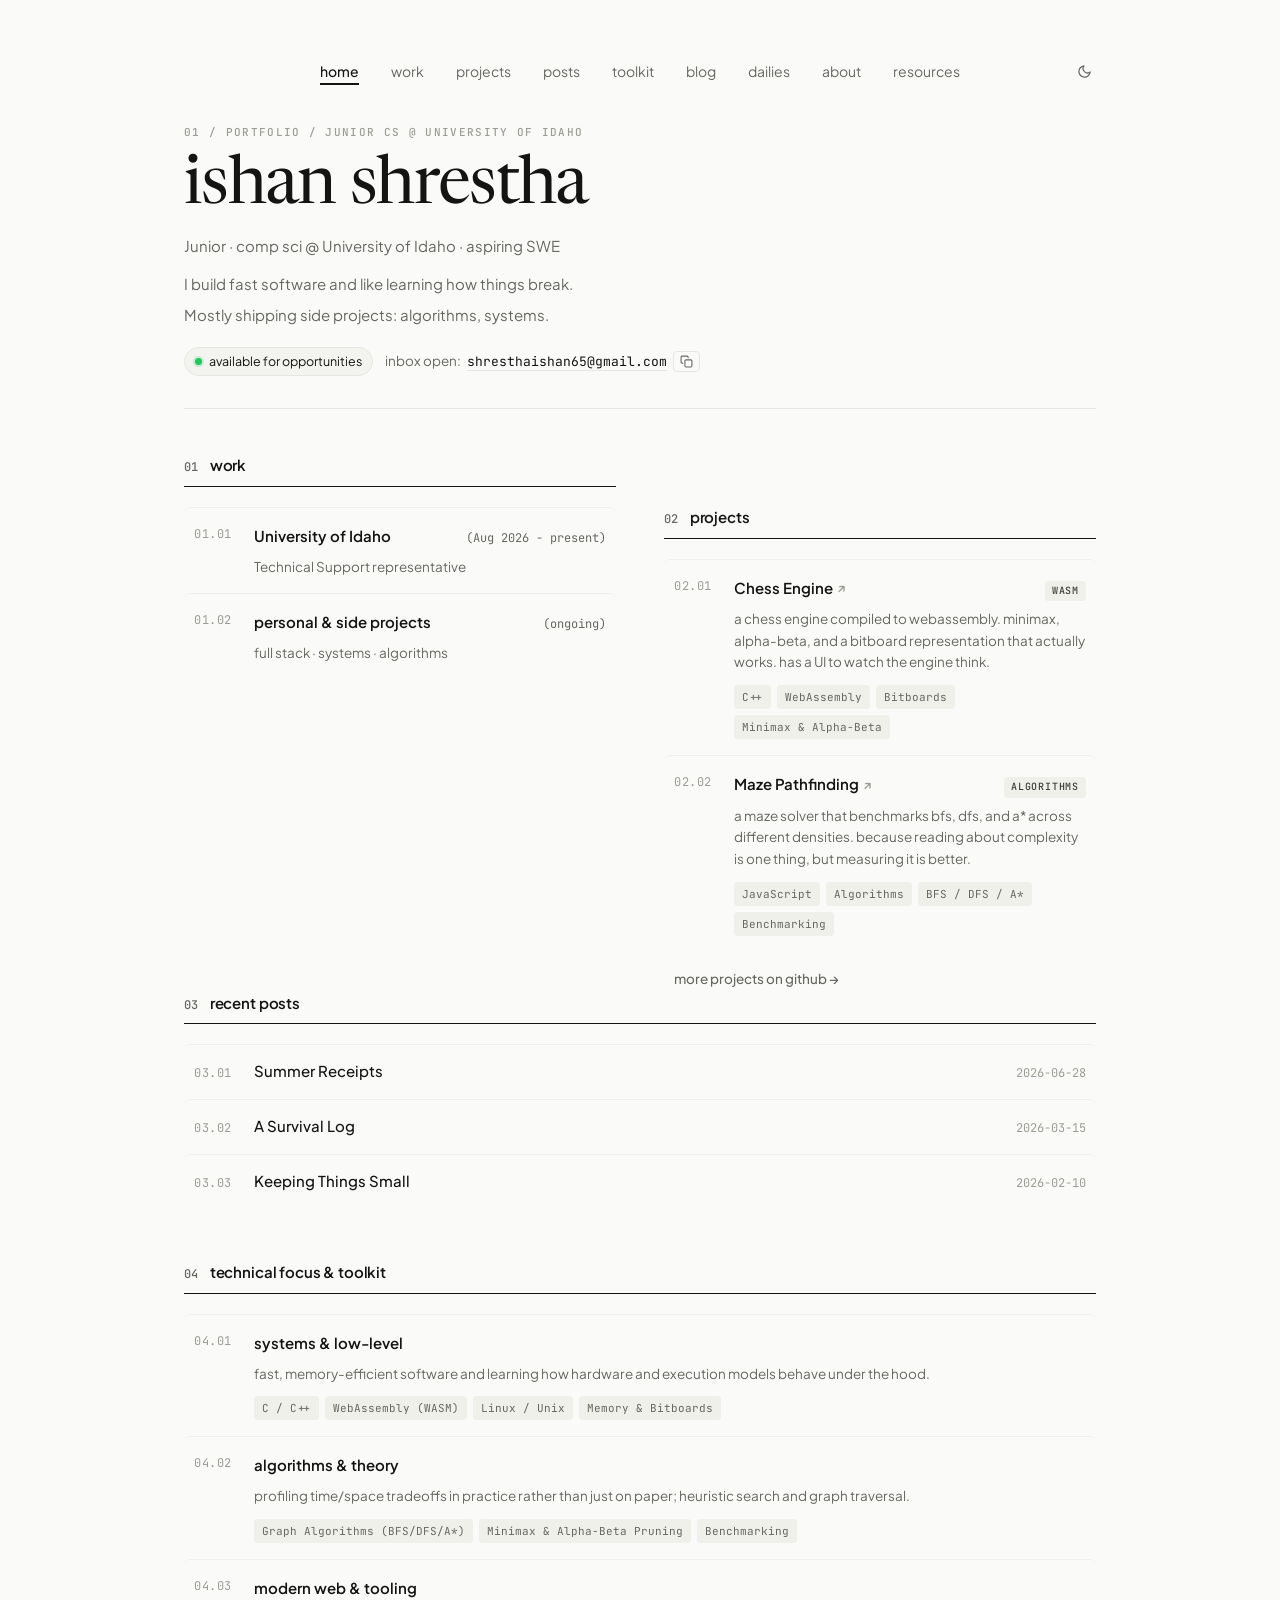
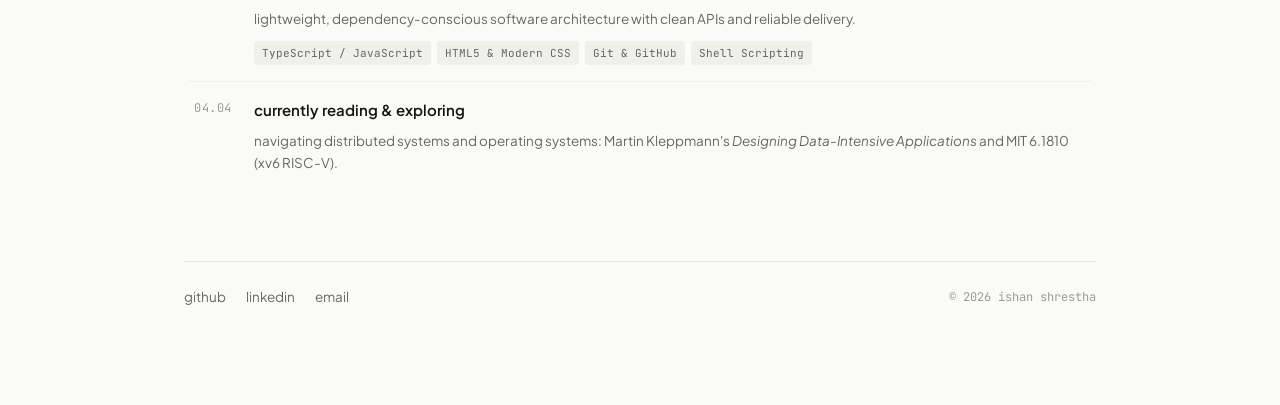
<file: index.html>
<!doctype html>
<html lang="en">
  <head>
    <meta charset="utf-8" />
    <meta name="viewport" content="width=device-width, initial-scale=1" />
    <meta name="color-scheme" content="light dark" />
    <meta name="description" content="Ishan Shrestha — software engineer. High-performance apps, interactive web, scalable systems." />
    <title>Ishan Shrestha</title>
    <link rel="preconnect" href="https://fonts.googleapis.com" />
    <link rel="preconnect" href="https://fonts.gstatic.com" crossorigin />
    <link rel="stylesheet" href="css/styles.css" />
  </head>
  <body>
    <div class="wrap">
      <nav class="top-nav" aria-label="Primary">
        <a href="index.html" class="active">home</a>
        <a href="#work">work</a>
        <a href="#projects">projects</a>
        <a href="#posts">posts</a>
        <a href="#toolkit">toolkit</a>
        <a href="blog.html">blog</a>
        <a href="dailies.html">dailies</a>
        <a href="about-min.html">about</a>
        <a href="resources.html">resources</a>
        <div class="nav-actions">
          <button id="theme-toggle" class="theme-toggle-btn" aria-label="Toggle theme"></button>
        </div>
      </nav>

      <header class="page-header">
        <div class="kicker">01 / PORTFOLIO / JUNIOR CS @ UNIVERSITY OF IDAHO</div>
        <h1 class="page-title">ishan shrestha</h1>
        <div class="hero-subtitle">Junior · comp sci @ University of Idaho · aspiring SWE</div>
        <div class="hero-blurb">
          <p>I build fast software and like learning how things break.</p>
          <p>Mostly shipping side projects: algorithms, systems.</p>
        </div>
        <div class="status-pill-line">
          <div class="status-badge">
            <span class="status-dot"></span>
            <span>available for opportunities</span>
          </div>
          <div class="email-copy-wrap">
            <span>inbox open:</span>
            <a href="mailto:shresthaishan65@gmail.com" class="contact-email-link" id="email-address">shresthaishan65@gmail.com</a>
            <button id="copy-email-btn" class="copy-email-btn" type="button" aria-label="Copy email address" title="Copy to clipboard">
              <svg width="13" height="13" viewBox="0 0 24 24" fill="none" stroke="currentColor" stroke-width="2" stroke-linecap="round" stroke-linejoin="round">
                <rect x="9" y="9" width="13" height="13" rx="2" ry="2"></rect>
                <path d="M5 15H4a2 2 0 0 1-2-2V4a2 2 0 0 1 2-2h9a2 2 0 0 1 2 2v1"></path>
              </svg>
              <span class="copy-tooltip">copy</span>
            </button>
          </div>
        </div>
      </header>

      <hr class="divider" />

      <main>
        <!-- Work & Projects Split Grid -->
        <div class="split-grid">
          <!-- Work Section -->
          <section id="work" class="content-section" aria-labelledby="h-work">
            <div class="section-head">
              <h2 id="h-work" class="section-title">
                <span class="section-num">01</span> work
              </h2>
            </div>
            <div class="items-list">
              <div class="item-row">
                <div class="item-num">01.01</div>
                <div class="item-main">
                  <div class="item-header">
                    <div class="item-title">University of Idaho</div>
                    <span class="item-meta">(Aug 2026 - present)</span>
                  </div>
                  <div class="item-desc">Technical Support representative</div>
                </div>
              </div>

              <div class="item-row">
                <div class="item-num">01.02</div>
                <div class="item-main">
                  <div class="item-header">
                    <div class="item-title">personal &amp; side projects</div>
                    <span class="item-meta">(ongoing)</span>
                  </div>
                  <div class="item-desc">full stack · systems · algorithms</div>
                </div>
              </div>
            </div>
          </section>

          <!-- Projects Section -->
          <section id="projects" class="content-section" aria-labelledby="h-projects">
            <div class="section-head">
              <h2 id="h-projects" class="section-title">
                <span class="section-num">02</span> projects
              </h2>
            </div>
            <div class="items-list">
              <div class="item-row">
                <div class="item-num">02.01</div>
                <div class="item-main">
                  <div class="item-header">
                    <div class="item-title">
                      <a href="https://ishan-bit-maker.github.io/Chess-wasm-engine/" target="_blank" rel="noopener noreferrer">
                        Chess Engine
                        <span class="item-arrow">&nearr;</span>
                      </a>
                    </div>
                    <span class="tag-pill">wasm</span>
                  </div>
                  <div class="item-desc">
                    a chess engine compiled to webassembly. minimax, alpha-beta, and a bitboard representation that actually works. has a UI to watch the engine think.
                  </div>
                  <div class="tech-tags-list">
                    <span class="tech-tag">C++</span>
                    <span class="tech-tag">WebAssembly</span>
                    <span class="tech-tag">Bitboards</span>
                    <span class="tech-tag">Minimax &amp; Alpha-Beta</span>
                  </div>
                </div>
              </div>

              <div class="item-row">
                <div class="item-num">02.02</div>
                <div class="item-main">
                  <div class="item-header">
                    <div class="item-title">
                      <a href="https://ishan-bit-maker.github.io/maze/" target="_blank" rel="noopener noreferrer">
                        Maze Pathfinding
                        <span class="item-arrow">&nearr;</span>
                      </a>
                    </div>
                    <span class="tag-pill">algorithms</span>
                  </div>
                  <div class="item-desc">
                    a maze solver that benchmarks bfs, dfs, and a* across different densities. because reading about complexity is one thing, but measuring it is better.
                  </div>
                  <div class="tech-tags-list">
                    <span class="tech-tag">JavaScript</span>
                    <span class="tech-tag">Algorithms</span>
                    <span class="tech-tag">BFS / DFS / A*</span>
                    <span class="tech-tag">Benchmarking</span>
                  </div>
                </div>
              </div>
            </div>
            <a href="https://github.com/Ishan-bit-maker" target="_blank" rel="noopener noreferrer" class="more-link">
              more projects on github &rarr;
            </a>
          </section>
        </div>

        <!-- Recent Posts Section -->
        <section id="posts" class="content-section" aria-labelledby="h-posts">
          <div class="section-head">
            <h2 id="h-posts" class="section-title">
              <span class="section-num">03</span> recent posts
            </h2>
          </div>
          <div class="items-list">
            <div class="post-row">
              <div class="item-num">03.01</div>
              <div class="post-title">
                <a href="blog/summer-receipts.html">Summer Receipts</a>
              </div>
              <div class="post-date">2026-06-28</div>
            </div>

            <div class="post-row">
              <div class="item-num">03.02</div>
              <div class="post-title">
                <a href="blog/survival-log.html">A Survival Log</a>
              </div>
              <div class="post-date">2026-03-15</div>
            </div>

            <div class="post-row">
              <div class="item-num">03.03</div>
              <div class="post-title">
                <a href="blog.html">Keeping Things Small</a>
              </div>
              <div class="post-date">2026-02-10</div>
            </div>
          </div>
        </section>

        <!-- Technical Focus & Toolkit Section -->
        <section id="toolkit" class="content-section" aria-labelledby="h-toolkit">
          <div class="section-head">
            <h2 id="h-toolkit" class="section-title">
              <span class="section-num">04</span> technical focus &amp; toolkit
            </h2>
          </div>
          <div class="items-list">
            <div class="item-row">
              <div class="item-num">04.01</div>
              <div class="item-main">
                <div class="item-header">
                  <div class="item-title">systems &amp; low-level</div>
                </div>
                <div class="item-desc">
                  fast, memory-efficient software and learning how hardware and execution models behave under the hood.
                </div>
                <div class="tech-tags-list">
                  <span class="tech-tag">C / C++</span>
                  <span class="tech-tag">WebAssembly (WASM)</span>
                  <span class="tech-tag">Linux / Unix</span>
                  <span class="tech-tag">Memory &amp; Bitboards</span>
                </div>
              </div>
            </div>

            <div class="item-row">
              <div class="item-num">04.02</div>
              <div class="item-main">
                <div class="item-header">
                  <div class="item-title">algorithms &amp; theory</div>
                </div>
                <div class="item-desc">
                  profiling time/space tradeoffs in practice rather than just on paper; heuristic search and graph traversal.
                </div>
                <div class="tech-tags-list">
                  <span class="tech-tag">Graph Algorithms (BFS/DFS/A*)</span>
                  <span class="tech-tag">Minimax &amp; Alpha-Beta Pruning</span>
                  <span class="tech-tag">Benchmarking</span>
                </div>
              </div>
            </div>

            <div class="item-row">
              <div class="item-num">04.03</div>
              <div class="item-main">
                <div class="item-header">
                  <div class="item-title">modern web &amp; tooling</div>
                </div>
                <div class="item-desc">
                  lightweight, dependency-conscious software architecture with clean APIs and reliable delivery.
                </div>
                <div class="tech-tags-list">
                  <span class="tech-tag">TypeScript / JavaScript</span>
                  <span class="tech-tag">HTML5 &amp; Modern CSS</span>
                  <span class="tech-tag">Git &amp; GitHub</span>
                  <span class="tech-tag">Shell Scripting</span>
                </div>
              </div>
            </div>

            <div class="item-row">
              <div class="item-num">04.04</div>
              <div class="item-main">
                <div class="item-header">
                  <div class="item-title">currently reading &amp; exploring</div>
                </div>
                <div class="item-desc">
                  navigating distributed systems and operating systems: Martin Kleppmann's <em>Designing Data-Intensive Applications</em> and MIT 6.1810 (xv6 RISC-V).
                </div>
              </div>
            </div>
          </div>
        </section>
      </main>

      <footer class="page-footer">
        <div class="footer-links">
          <a href="https://github.com/Ishan-bit-maker" target="_blank" rel="noopener noreferrer">github</a>
          <a href="https://www.linkedin.com/in/ishan-shrestha-365944280" target="_blank" rel="noopener noreferrer">linkedin</a>
          <a href="mailto:shresthaishan65@gmail.com">email</a>
        </div>
        <div class="footer-meta">
          <span>&copy; 2026 ishan shrestha</span>
        </div>
      </footer>
    </div>

    <script src="js/script.js"></script>
  </body>
</html>
</file>
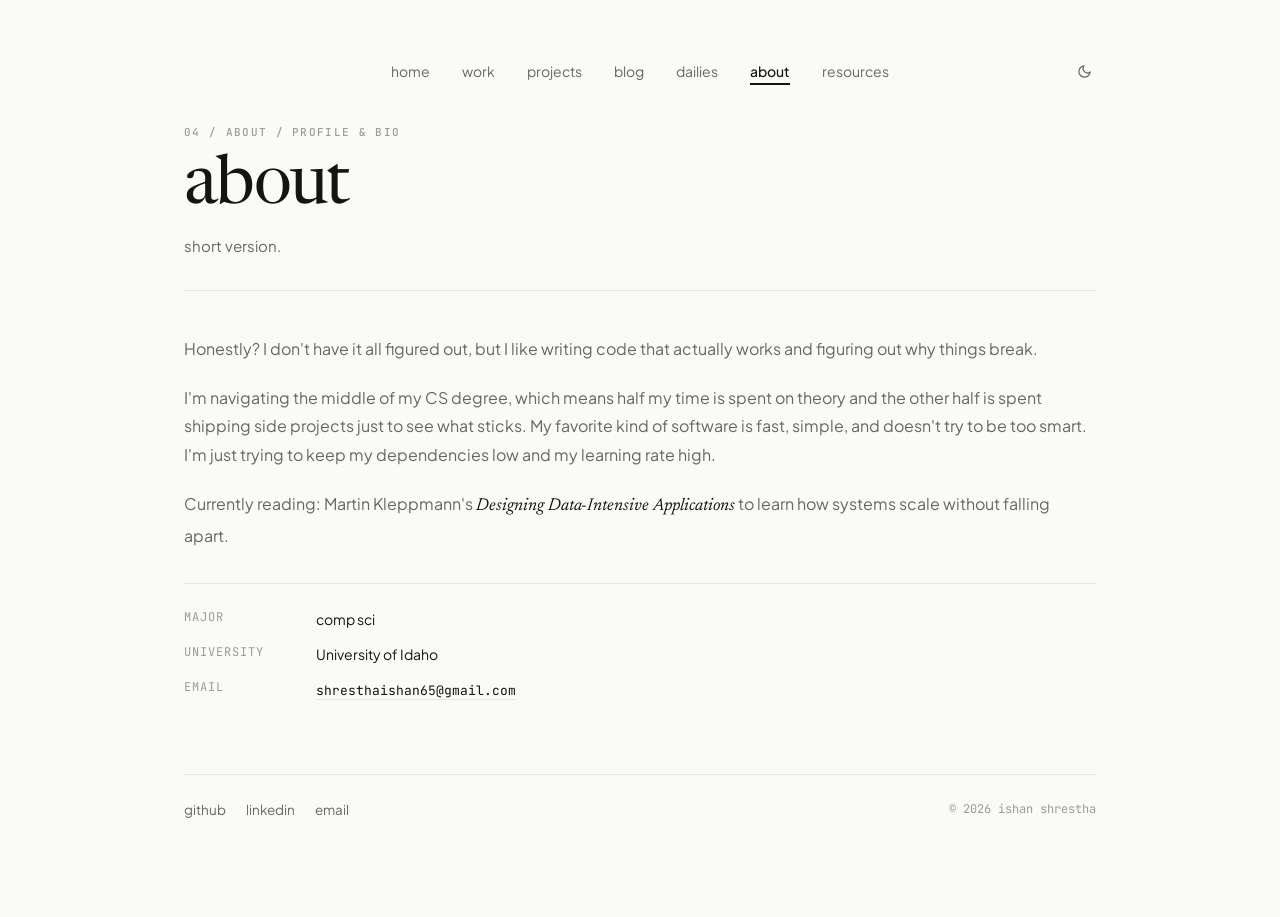
<file: about-min.html>
<!doctype html>
<html lang="en">
  <head>
    <meta charset="utf-8" />
    <meta name="viewport" content="width=device-width, initial-scale=1" />
    <meta name="color-scheme" content="light dark" />
    <meta name="description" content="Ishan Shrestha — about. Computer science student at University of Idaho, aspiring SWE." />
    <title>about — ishan shrestha</title>
    <link rel="preconnect" href="https://fonts.googleapis.com" />
    <link rel="preconnect" href="https://fonts.gstatic.com" crossorigin />
    <link rel="stylesheet" href="css/styles.css" />
  </head>
  <body>
    <div class="wrap">
      <nav class="top-nav" aria-label="Primary">
        <a href="index.html">home</a>
        <a href="index.html#work">work</a>
        <a href="index.html#projects">projects</a>
        <a href="blog.html">blog</a>
        <a href="dailies.html">dailies</a>
        <a href="about-min.html" class="active">about</a>
        <a href="resources.html">resources</a>
        <div class="nav-actions">
          <button id="theme-toggle" class="theme-toggle-btn" aria-label="Toggle theme"></button>
        </div>
      </nav>

      <header class="page-header">
        <div class="kicker">04 / ABOUT / PROFILE &amp; BIO</div>
        <h1 class="page-title">about</h1>
        <div class="hero-subtitle">short version.</div>
      </header>

      <hr class="divider" />

      <main>
        <section class="content-section">
          <div class="prose">
            <p>
              Honestly? I don't have it all figured out, but I like writing code that actually works and figuring out why things break.
            </p>
            <p>
              I'm navigating the middle of my CS degree, which means half my time is spent on theory and the other half is spent shipping side projects just to see what sticks. My favorite kind of software is fast, simple, and doesn't try to be too smart. I'm just trying to keep my dependencies low and my learning rate high.
            </p>
            <p>
              Currently reading: Martin Kleppmann's <em>Designing Data-Intensive Applications</em> to learn how systems scale without falling apart.
            </p>
          </div>

          <div class="meta-grid" aria-label="Quick Facts">
            <div class="meta-row">
              <span class="meta-label">Major</span>
              <span class="meta-val">comp sci</span>
            </div>
            <div class="meta-row">
              <span class="meta-label">University</span>
              <span class="meta-val">University of Idaho</span>
            </div>
        
            <div class="meta-row">
              <span class="meta-label">Email</span>
              <span class="meta-val">
                <a href="mailto:shresthaishan65@gmail.com" class="contact-email-link">shresthaishan65@gmail.com</a>
              </span>
            </div>
          </div>
        </section>
      </main>

      <footer class="page-footer">
        <div class="footer-links">
          <a href="https://github.com/Ishan-bit-maker" target="_blank" rel="noopener noreferrer">github</a>
          <a href="https://www.linkedin.com/in/ishan-shrestha-365944280" target="_blank" rel="noopener noreferrer">linkedin</a>
          <a href="mailto:shresthaishan65@gmail.com">email</a>
        </div>
        <div class="footer-meta">
          <span>&copy; 2026 ishan shrestha</span>
        </div>
      </footer>
    </div>

    <script src="js/script.js"></script>
  </body>
</html>
</file>
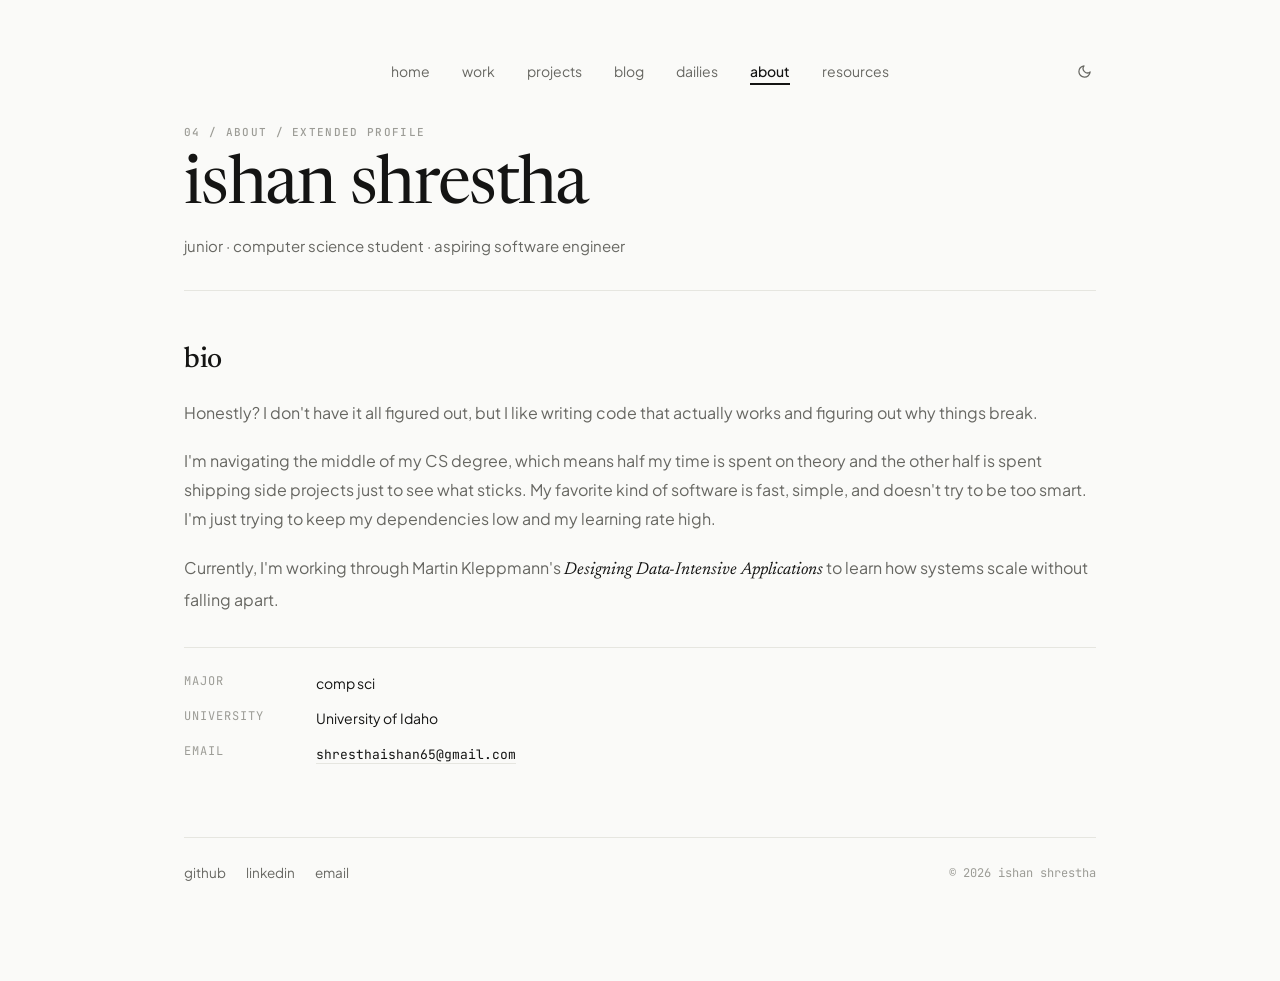
<file: about.html>
<!doctype html>
<html lang="en">
  <head>
    <meta charset="utf-8" />
    <meta name="viewport" content="width=device-width, initial-scale=1" />
    <meta name="color-scheme" content="light dark" />
    <meta name="description" content="Ishan Shrestha — extended about." />
    <title>about — ishan shrestha</title>
    <link rel="preconnect" href="https://fonts.googleapis.com" />
    <link rel="preconnect" href="https://fonts.gstatic.com" crossorigin />
    <link rel="stylesheet" href="css/styles.css" />
  </head>
  <body>
    <div class="wrap">
      <nav class="top-nav" aria-label="Primary">
        <a href="index.html">home</a>
        <a href="index.html#work">work</a>
        <a href="index.html#projects">projects</a>
        <a href="blog.html">blog</a>
        <a href="dailies.html">dailies</a>
        <a href="about.html" class="active">about</a>
        <a href="resources.html">resources</a>
        <div class="nav-actions">
          <button id="theme-toggle" class="theme-toggle-btn" aria-label="Toggle theme"></button>
        </div>
      </nav>

      <header class="page-header">
        <div class="kicker">04 / ABOUT / EXTENDED PROFILE</div>
        <h1 class="page-title">ishan shrestha</h1>
        <div class="hero-subtitle">junior &middot; computer science student &middot; aspiring software engineer</div>
      </header>

      <hr class="divider" />

      <main>
        <section class="content-section">
          <div class="prose">
            <h2>bio</h2>
            <p>
              Honestly? I don't have it all figured out, but I like writing code that actually works and figuring out why things break.
            </p>
            <p>
              I'm navigating the middle of my CS degree, which means half my time is spent on theory and the other half is spent shipping side projects just to see what sticks. My favorite kind of software is fast, simple, and doesn't try to be too smart. I'm just trying to keep my dependencies low and my learning rate high.
            </p>
            <p>
              Currently, I'm working through Martin Kleppmann's <em>Designing Data-Intensive Applications</em> to learn how systems scale without falling apart.
            </p>
          </div>

          <div class="meta-grid" aria-label="Quick Facts">
            <div class="meta-row">
              <span class="meta-label">Major</span>
              <span class="meta-val">comp sci</span>
            </div>
            <div class="meta-row">
              <span class="meta-label">University</span>
              <span class="meta-val">University of Idaho</span>
            </div>
            
            <div class="meta-row">
              <span class="meta-label">Email</span>
              <span class="meta-val">
                <a href="mailto:shresthaishan65@gmail.com" class="contact-email-link">shresthaishan65@gmail.com</a>
              </span>
            </div>
          </div>
        </section>
      </main>

      <footer class="page-footer">
        <div class="footer-links">
          <a href="https://github.com/Ishan-bit-maker" target="_blank" rel="noopener noreferrer">github</a>
          <a href="https://www.linkedin.com/in/ishan-shrestha-365944280" target="_blank" rel="noopener noreferrer">linkedin</a>
          <a href="mailto:shresthaishan65@gmail.com">email</a>
        </div>
        <div class="footer-meta">
          <span>&copy; 2026 ishan shrestha</span>
        </div>
      </footer>
    </div>

    <script src="js/script.js"></script>
  </body>
</html>
</file>
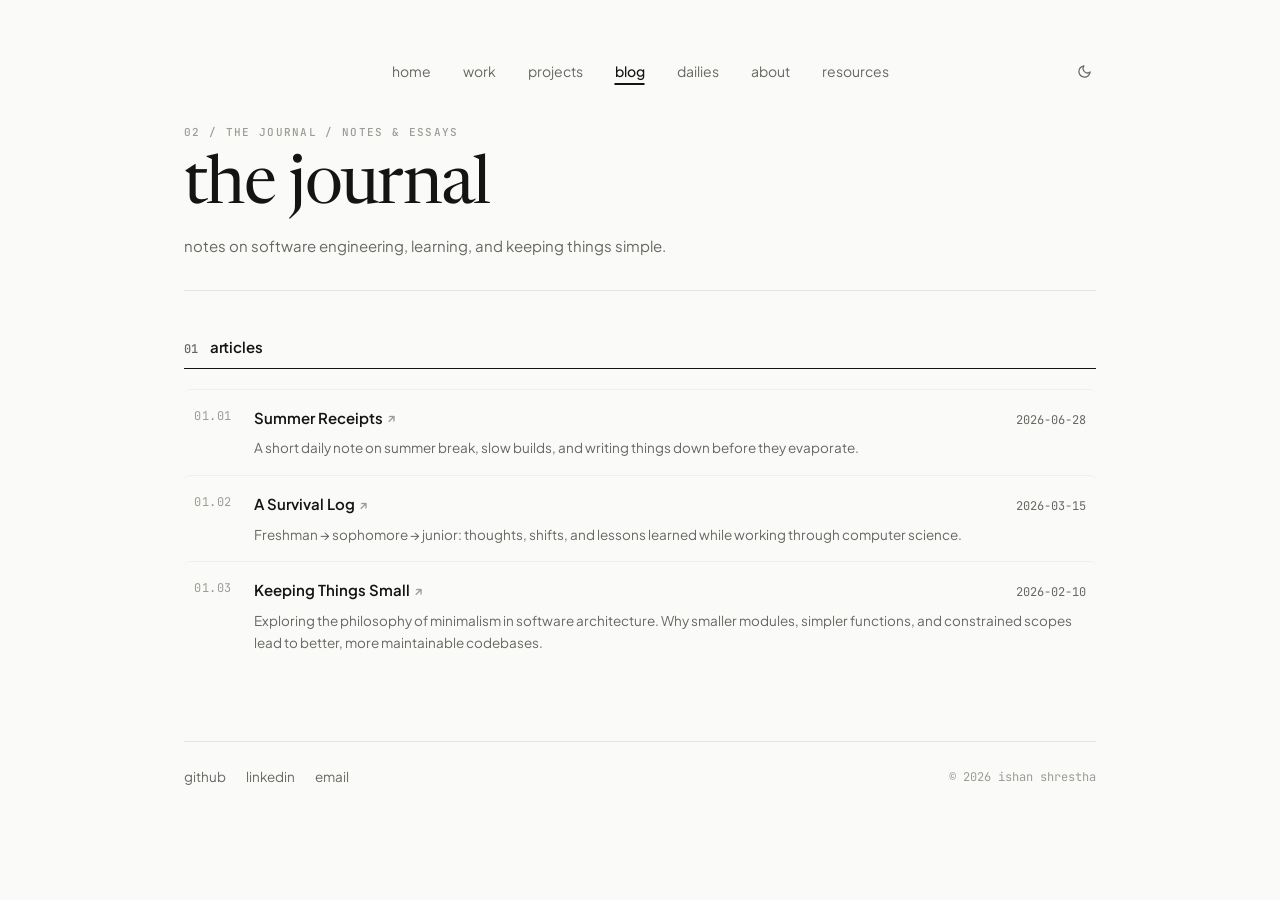
<file: blog.html>
<!doctype html>
<html lang="en">
  <head>
    <meta charset="utf-8" />
    <meta name="viewport" content="width=device-width, initial-scale=1" />
    <meta name="color-scheme" content="light dark" />
    <meta name="description" content="Ishan Shrestha — the journal. Notes on software engineering, learning, and keeping things simple." />
    <title>blog — ishan shrestha</title>
    <link rel="preconnect" href="https://fonts.googleapis.com" />
    <link rel="preconnect" href="https://fonts.gstatic.com" crossorigin />
    <link rel="stylesheet" href="css/styles.css" />
  </head>
  <body>
    <div class="wrap">
      <nav class="top-nav" aria-label="Primary">
        <a href="index.html">home</a>
        <a href="index.html#work">work</a>
        <a href="index.html#projects">projects</a>
        <a href="blog.html" class="active">blog</a>
        <a href="dailies.html">dailies</a>
        <a href="about-min.html">about</a>
        <a href="resources.html">resources</a>
        <div class="nav-actions">
          <button id="theme-toggle" class="theme-toggle-btn" aria-label="Toggle theme"></button>
        </div>
      </nav>

      <header class="page-header">
        <div class="kicker">02 / THE JOURNAL / NOTES &amp; ESSAYS</div>
        <h1 class="page-title">the journal</h1>
        <div class="hero-subtitle">notes on software engineering, learning, and keeping things simple.</div>
      </header>

      <hr class="divider" />

      <main>
        <section class="content-section" aria-labelledby="h-essays">
          <div class="section-head">
            <h2 id="h-essays" class="section-title">
              <span class="section-num">01</span> articles
            </h2>
          </div>

          <div class="items-list">
            <div class="item-row">
              <div class="item-num">01.01</div>
              <div class="item-main">
                <div class="item-header">
                  <div class="item-title">
                    <a href="blog/summer-receipts.html">
                      Summer Receipts
                      <span class="item-arrow">&nearr;</span>
                    </a>
                  </div>
                  <span class="item-meta">2026-06-28</span>
                </div>
                <div class="item-desc">
                  A short daily note on summer break, slow builds, and writing things down before they evaporate.
                </div>
              </div>
            </div>

            <div class="item-row">
              <div class="item-num">01.02</div>
              <div class="item-main">
                <div class="item-header">
                  <div class="item-title">
                    <a href="blog/survival-log.html">
                      A Survival Log
                      <span class="item-arrow">&nearr;</span>
                    </a>
                  </div>
                  <span class="item-meta">2026-03-15</span>
                </div>
                <div class="item-desc">
                  Freshman &rarr; sophomore &rarr; junior: thoughts, shifts, and lessons learned while working through computer science.
                </div>
              </div>
            </div>

            <div class="item-row">
              <div class="item-num">01.03</div>
              <div class="item-main">
                <div class="item-header">
                  <div class="item-title">
                    <a href="#">
                      Keeping Things Small
                      <span class="item-arrow">&nearr;</span>
                    </a>
                  </div>
                  <span class="item-meta">2026-02-10</span>
                </div>
                <div class="item-desc">
                  Exploring the philosophy of minimalism in software architecture. Why smaller modules, simpler functions, and constrained scopes lead to better, more maintainable codebases.
                </div>
              </div>
            </div>
          </div>
        </section>
      </main>

      <footer class="page-footer">
        <div class="footer-links">
          <a href="https://github.com/Ishan-bit-maker" target="_blank" rel="noopener noreferrer">github</a>
          <a href="https://www.linkedin.com/in/ishan-shrestha-365944280" target="_blank" rel="noopener noreferrer">linkedin</a>
          <a href="mailto:shresthaishan65@gmail.com">email</a>
        </div>
        <div class="footer-meta">
          <span>&copy; 2026 ishan shrestha</span>
        </div>
      </footer>
    </div>

    <script src="js/script.js"></script>
  </body>
</html>
</file>
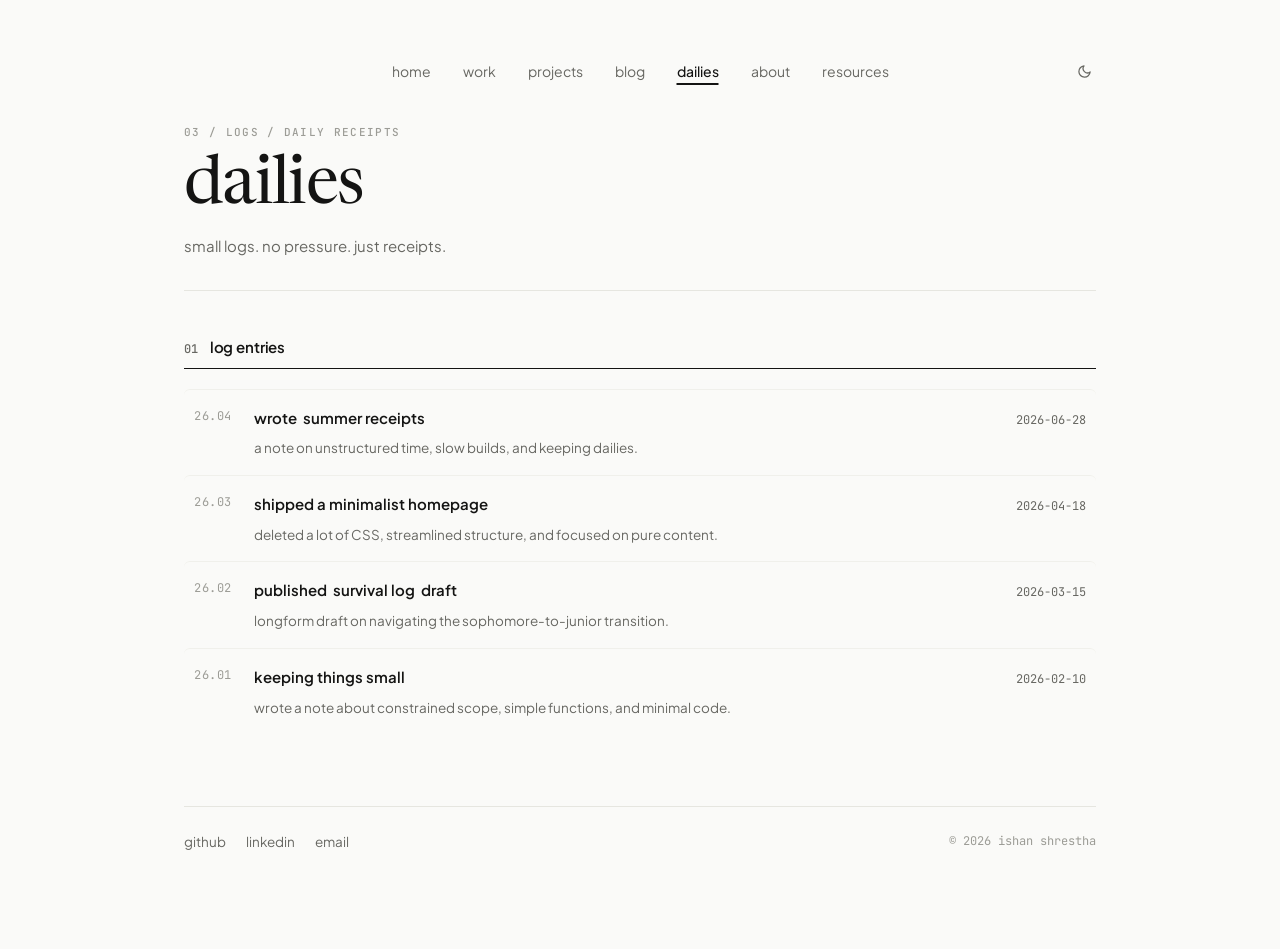
<file: dailies.html>
<!doctype html>
<html lang="en">
  <head>
    <meta charset="utf-8" />
    <meta name="viewport" content="width=device-width, initial-scale=1" />
    <meta name="color-scheme" content="light dark" />
    <meta name="description" content="Ishan Shrestha — dailies. Small logs. No pressure. Just receipts." />
    <title>dailies — ishan shrestha</title>
    <link rel="preconnect" href="https://fonts.googleapis.com" />
    <link rel="preconnect" href="https://fonts.gstatic.com" crossorigin />
    <link rel="stylesheet" href="css/styles.css" />
  </head>
  <body>
    <div class="wrap">
      <nav class="top-nav" aria-label="Primary">
        <a href="index.html">home</a>
        <a href="index.html#work">work</a>
        <a href="index.html#projects">projects</a>
        <a href="blog.html">blog</a>
        <a href="dailies.html" class="active">dailies</a>
        <a href="about-min.html">about</a>
        <a href="resources.html">resources</a>
        <div class="nav-actions">
          <button id="theme-toggle" class="theme-toggle-btn" aria-label="Toggle theme"></button>
        </div>
      </nav>

      <header class="page-header">
        <div class="kicker">03 / LOGS / DAILY RECEIPTS</div>
        <h1 class="page-title">dailies</h1>
        <div class="hero-subtitle">small logs. no pressure. just receipts.</div>
      </header>

      <hr class="divider" />

      <main>
        <section class="content-section" aria-labelledby="h-dailies">
          <div class="section-head">
            <h2 id="h-dailies" class="section-title">
              <span class="section-num">01</span> log entries
            </h2>
          </div>

          <div class="items-list">
            <div class="item-row">
              <div class="item-num">26.04</div>
              <div class="item-main">
                <div class="item-header">
                  <div class="item-title">
                    wrote <a href="blog/summer-receipts.html">summer receipts</a>
                  </div>
                  <span class="item-meta">2026-06-28</span>
                </div>
                <div class="item-desc">
                  a note on unstructured time, slow builds, and keeping dailies.
                </div>
              </div>
            </div>

            <div class="item-row">
              <div class="item-num">26.03</div>
              <div class="item-main">
                <div class="item-header">
                  <div class="item-title">shipped a minimalist homepage</div>
                  <span class="item-meta">2026-04-18</span>
                </div>
                <div class="item-desc">
                  deleted a lot of CSS, streamlined structure, and focused on pure content.
                </div>
              </div>
            </div>

            <div class="item-row">
              <div class="item-num">26.02</div>
              <div class="item-main">
                <div class="item-header">
                  <div class="item-title">
                    published <a href="blog/survival-log.html">survival log</a> draft
                  </div>
                  <span class="item-meta">2026-03-15</span>
                </div>
                <div class="item-desc">
                  longform draft on navigating the sophomore-to-junior transition.
                </div>
              </div>
            </div>

            <div class="item-row">
              <div class="item-num">26.01</div>
              <div class="item-main">
                <div class="item-header">
                  <div class="item-title">keeping things small</div>
                  <span class="item-meta">2026-02-10</span>
                </div>
                <div class="item-desc">
                  wrote a note about constrained scope, simple functions, and minimal code.
                </div>
              </div>
            </div>
          </div>
        </section>
      </main>

      <footer class="page-footer">
        <div class="footer-links">
          <a href="https://github.com/Ishan-bit-maker" target="_blank" rel="noopener noreferrer">github</a>
          <a href="https://www.linkedin.com/in/ishan-shrestha-365944280" target="_blank" rel="noopener noreferrer">linkedin</a>
          <a href="mailto:shresthaishan65@gmail.com">email</a>
        </div>
        <div class="footer-meta">
          <span>&copy; 2026 ishan shrestha</span>
        </div>
      </footer>
    </div>

    <script src="js/script.js"></script>
  </body>
</html>
</file>
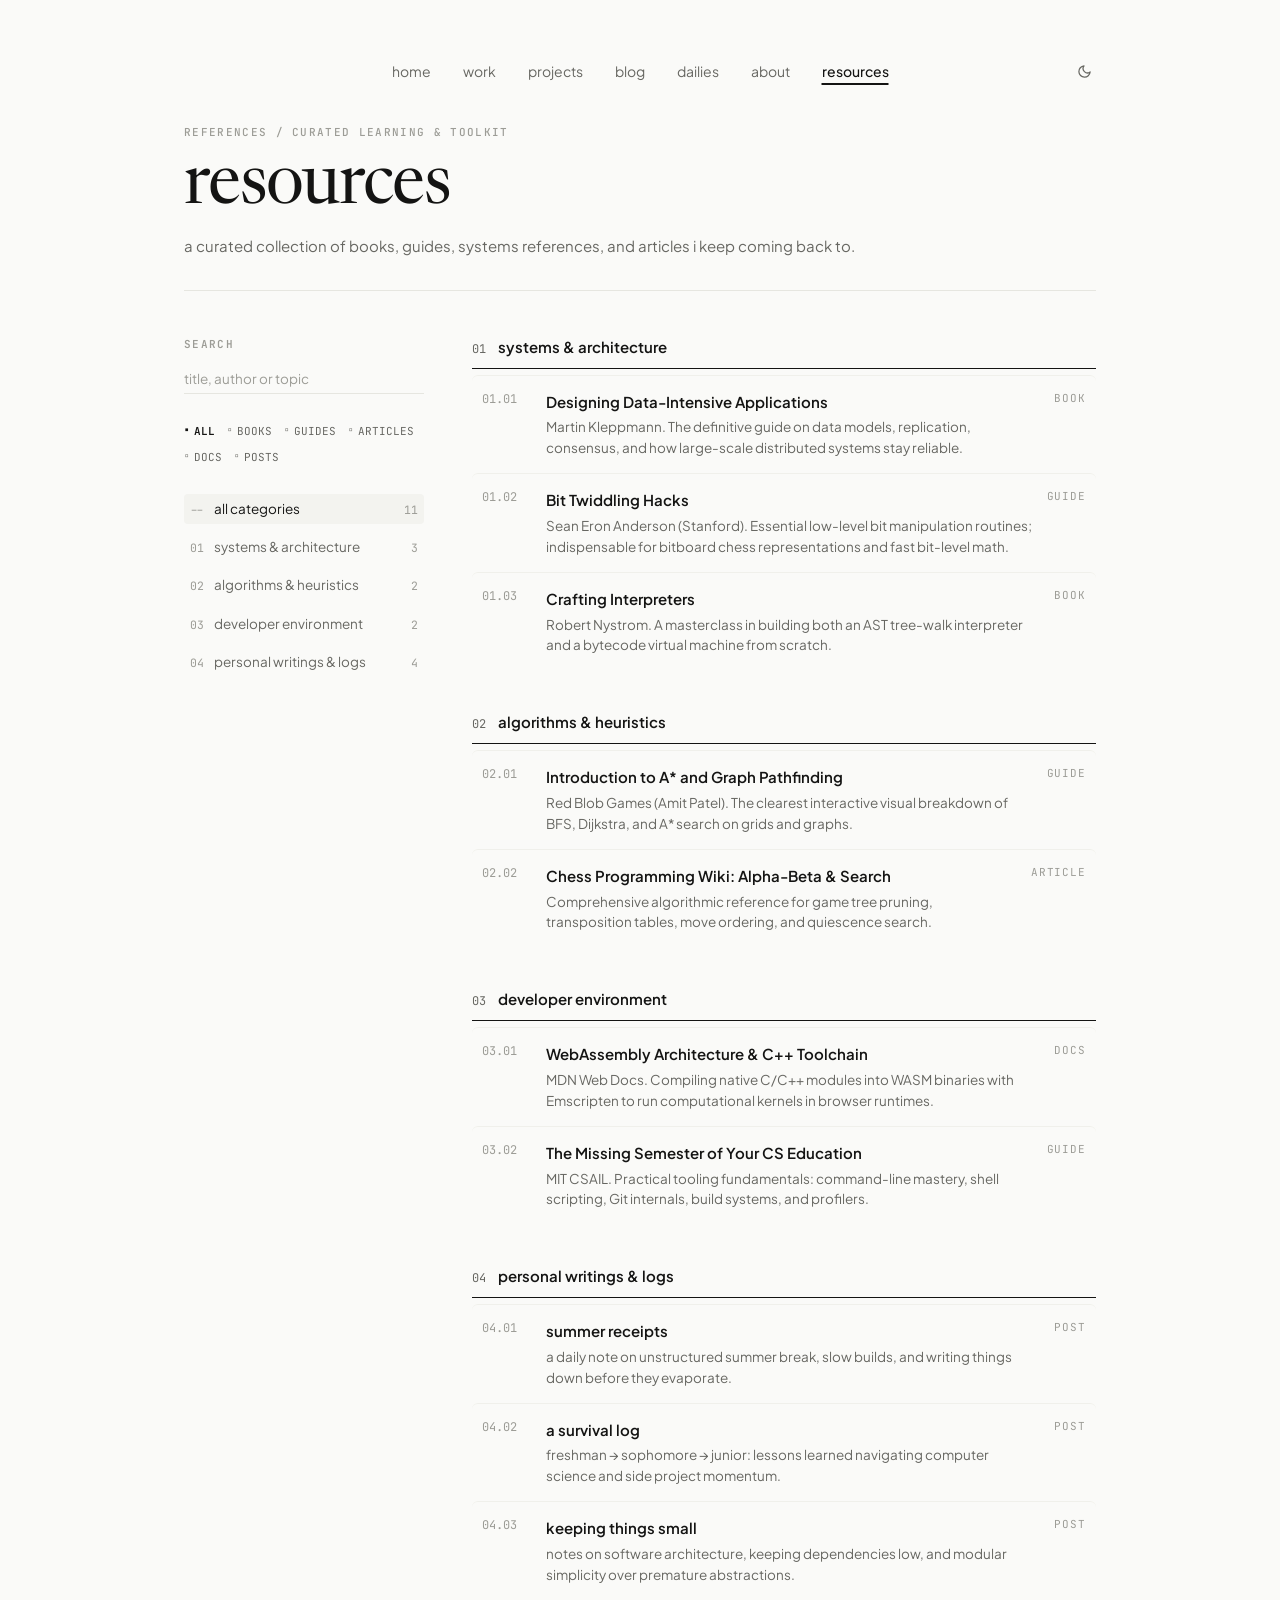
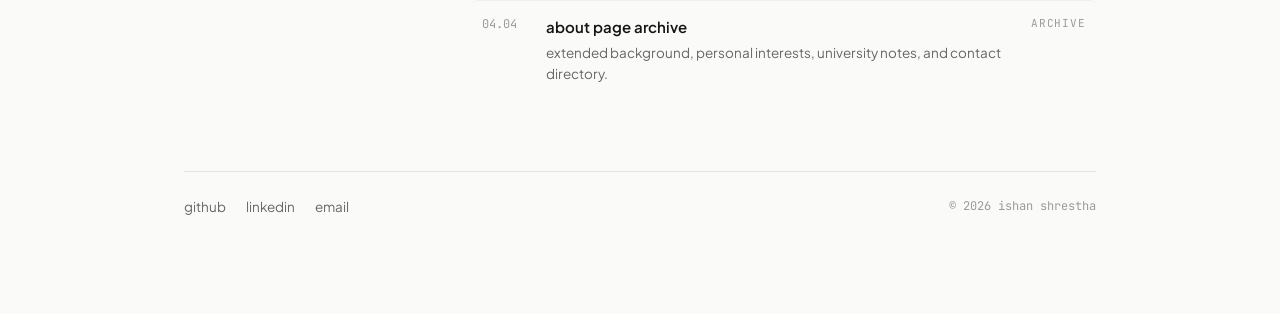
<file: resources.html>
<!doctype html>
<html lang="en">
  <head>
    <meta charset="utf-8" />
    <meta name="viewport" content="width=device-width, initial-scale=1" />
    <meta name="color-scheme" content="light dark" />
    <meta name="description" content="Ishan Shrestha — resources. Curated books, guides, systems references, and tools." />
    <title>resources — ishan shrestha</title>
    <link rel="preconnect" href="https://fonts.googleapis.com" />
    <link rel="preconnect" href="https://fonts.gstatic.com" crossorigin />
    <link rel="stylesheet" href="css/styles.css" />
  </head>
  <body>
    <div class="wrap">
      <nav class="top-nav" aria-label="Primary">
        <a href="index.html">home</a>
        <a href="index.html#work">work</a>
        <a href="index.html#projects">projects</a>
        <a href="blog.html">blog</a>
        <a href="dailies.html">dailies</a>
        <a href="about-min.html">about</a>
        <a href="resources.html" class="active">resources</a>
        <div class="nav-actions">
          <button id="theme-toggle" class="theme-toggle-btn" aria-label="Toggle theme"></button>
        </div>
      </nav>

      <header class="page-header">
        <div class="kicker">REFERENCES / CURATED LEARNING &amp; TOOLKIT</div>
        <h1 class="page-title">resources</h1>
        <div class="hero-subtitle">a curated collection of books, guides, systems references, and articles i keep coming back to.</div>
      </header>

      <hr class="divider" />

      <main>
        <div class="archive-layout">
          <!-- Left Sidebar Filters -->
          <aside class="archive-sidebar" aria-label="Archive filters">
            <div class="sidebar-block">
              <div class="sidebar-label">SEARCH</div>
              <div class="search-input-wrap">
                <input
                  type="text"
                  id="archive-search"
                  class="search-input"
                  placeholder="title, author or topic"
                  autocomplete="off"
                  aria-label="Search resources"
                />
              </div>
            </div>

            <div class="sidebar-block">
              <div class="filter-tags-grid" role="group" aria-label="Filter by media type">
                <button type="button" class="filter-tag-btn active" data-filter="all">
                  <span class="dot-marker">▪</span> ALL
                </button>
                <button type="button" class="filter-tag-btn" data-filter="book">
                  <span class="dot-marker">▫</span> BOOKS
                </button>
                <button type="button" class="filter-tag-btn" data-filter="guide">
                  <span class="dot-marker">▫</span> GUIDES
                </button>
                <button type="button" class="filter-tag-btn" data-filter="article">
                  <span class="dot-marker">▫</span> ARTICLES
                </button>
                <button type="button" class="filter-tag-btn" data-filter="docs">
                  <span class="dot-marker">▫</span> DOCS
                </button>
                <button type="button" class="filter-tag-btn" data-filter="post">
                  <span class="dot-marker">▫</span> POSTS
                </button>
              </div>
            </div>

            <div class="sidebar-block">
              <div class="category-nav-list" role="navigation" aria-label="Category navigation">
                <div class="cat-nav-item active" data-category="all">
                  <div class="cat-nav-left">
                    <span class="cat-nav-num">--</span>
                    <span>all categories</span>
                  </div>
                  <span class="cat-nav-count">11</span>
                </div>
                <div class="cat-nav-item" data-category="systems">
                  <div class="cat-nav-left">
                    <span class="cat-nav-num">01</span>
                    <span>systems &amp; architecture</span>
                  </div>
                  <span class="cat-nav-count">3</span>
                </div>
                <div class="cat-nav-item" data-category="algo">
                  <div class="cat-nav-left">
                    <span class="cat-nav-num">02</span>
                    <span>algorithms &amp; heuristics</span>
                  </div>
                  <span class="cat-nav-count">2</span>
                </div>
                <div class="cat-nav-item" data-category="tools">
                  <div class="cat-nav-left">
                    <span class="cat-nav-num">03</span>
                    <span>developer environment</span>
                  </div>
                  <span class="cat-nav-count">2</span>
                </div>
                <div class="cat-nav-item" data-category="writings">
                  <div class="cat-nav-left">
                    <span class="cat-nav-num">04</span>
                    <span>personal writings &amp; logs</span>
                  </div>
                  <span class="cat-nav-count">4</span>
                </div>
              </div>
            </div>
          </aside>

          <!-- Right Content Area -->
          <div class="archive-content">
            <!-- 01 Systems & Architecture -->
            <div class="archive-group" data-cat-group="systems">
              <div class="archive-group-head">
                <span class="archive-group-num">01</span>
                <h2 class="archive-group-title">systems &amp; architecture</h2>
              </div>
              <div class="items-list">
                <div class="resource-entry" data-tag="book" data-cat="systems">
                  <div class="resource-num">01.01</div>
                  <div class="resource-info">
                    <div class="resource-title">
                      <a href="https://dataintensive.net/" target="_blank" rel="noopener noreferrer">
                        Designing Data-Intensive Applications
                      </a>
                    </div>
                    <div class="resource-desc">
                      Martin Kleppmann. The definitive guide on data models, replication, consensus, and how large-scale distributed systems stay reliable.
                    </div>
                  </div>
                  <div class="resource-tag">BOOK</div>
                </div>

                <div class="resource-entry" data-tag="guide" data-cat="systems">
                  <div class="resource-num">01.02</div>
                  <div class="resource-info">
                    <div class="resource-title">
                      <a href="https://graphics.stanford.edu/~seander/bithacks.html" target="_blank" rel="noopener noreferrer">
                        Bit Twiddling Hacks
                      </a>
                    </div>
                    <div class="resource-desc">
                      Sean Eron Anderson (Stanford). Essential low-level bit manipulation routines; indispensable for bitboard chess representations and fast bit-level math.
                    </div>
                  </div>
                  <div class="resource-tag">GUIDE</div>
                </div>

                <div class="resource-entry" data-tag="book" data-cat="systems">
                  <div class="resource-num">01.03</div>
                  <div class="resource-info">
                    <div class="resource-title">
                      <a href="https://craftinginterpreters.com/" target="_blank" rel="noopener noreferrer">
                        Crafting Interpreters
                      </a>
                    </div>
                    <div class="resource-desc">
                      Robert Nystrom. A masterclass in building both an AST tree-walk interpreter and a bytecode virtual machine from scratch.
                    </div>
                  </div>
                  <div class="resource-tag">BOOK</div>
                </div>
              </div>
            </div>

            <!-- 02 Algorithms & Heuristics -->
            <div class="archive-group" data-cat-group="algo">
              <div class="archive-group-head">
                <span class="archive-group-num">02</span>
                <h2 class="archive-group-title">algorithms &amp; heuristics</h2>
              </div>
              <div class="items-list">
                <div class="resource-entry" data-tag="guide" data-cat="algo">
                  <div class="resource-num">02.01</div>
                  <div class="resource-info">
                    <div class="resource-title">
                      <a href="https://www.redblobgames.com/pathfinding/a-star/introduction.html" target="_blank" rel="noopener noreferrer">
                        Introduction to A* and Graph Pathfinding
                      </a>
                    </div>
                    <div class="resource-desc">
                      Red Blob Games (Amit Patel). The clearest interactive visual breakdown of BFS, Dijkstra, and A* search on grids and graphs.
                    </div>
                  </div>
                  <div class="resource-tag">GUIDE</div>
                </div>

                <div class="resource-entry" data-tag="article" data-cat="algo">
                  <div class="resource-num">02.02</div>
                  <div class="resource-info">
                    <div class="resource-title">
                      <a href="https://www.chessprogramming.org/Alpha-Beta" target="_blank" rel="noopener noreferrer">
                        Chess Programming Wiki: Alpha-Beta &amp; Search
                      </a>
                    </div>
                    <div class="resource-desc">
                      Comprehensive algorithmic reference for game tree pruning, transposition tables, move ordering, and quiescence search.
                    </div>
                  </div>
                  <div class="resource-tag">ARTICLE</div>
                </div>
              </div>
            </div>

            <!-- 03 Developer Environment & Tooling -->
            <div class="archive-group" data-cat-group="tools">
              <div class="archive-group-head">
                <span class="archive-group-num">03</span>
                <h2 class="archive-group-title">developer environment</h2>
              </div>
              <div class="items-list">
                <div class="resource-entry" data-tag="docs" data-cat="tools">
                  <div class="resource-num">03.01</div>
                  <div class="resource-info">
                    <div class="resource-title">
                      <a href="https://developer.mozilla.org/en-US/docs/WebAssembly" target="_blank" rel="noopener noreferrer">
                        WebAssembly Architecture &amp; C++ Toolchain
                      </a>
                    </div>
                    <div class="resource-desc">
                      MDN Web Docs. Compiling native C/C++ modules into WASM binaries with Emscripten to run computational kernels in browser runtimes.
                    </div>
                  </div>
                  <div class="resource-tag">DOCS</div>
                </div>

                <div class="resource-entry" data-tag="guide" data-cat="tools">
                  <div class="resource-num">03.02</div>
                  <div class="resource-info">
                    <div class="resource-title">
                      <a href="https://missing.csail.mit.edu/" target="_blank" rel="noopener noreferrer">
                        The Missing Semester of Your CS Education
                      </a>
                    </div>
                    <div class="resource-desc">
                      MIT CSAIL. Practical tooling fundamentals: command-line mastery, shell scripting, Git internals, build systems, and profilers.
                    </div>
                  </div>
                  <div class="resource-tag">GUIDE</div>
                </div>
              </div>
            </div>

            <!-- 04 Personal Writings & Logs -->
            <div class="archive-group" data-cat-group="writings">
              <div class="archive-group-head">
                <span class="archive-group-num">04</span>
                <h2 class="archive-group-title">personal writings &amp; logs</h2>
              </div>
              <div class="items-list">
                <div class="resource-entry" data-tag="post" data-cat="writings">
                  <div class="resource-num">04.01</div>
                  <div class="resource-info">
                    <div class="resource-title">
                      <a href="blog/summer-receipts.html">summer receipts</a>
                    </div>
                    <div class="resource-desc">
                      a daily note on unstructured summer break, slow builds, and writing things down before they evaporate.
                    </div>
                  </div>
                  <div class="resource-tag">POST</div>
                </div>

                <div class="resource-entry" data-tag="post" data-cat="writings">
                  <div class="resource-num">04.02</div>
                  <div class="resource-info">
                    <div class="resource-title">
                      <a href="blog/survival-log.html">a survival log</a>
                    </div>
                    <div class="resource-desc">
                      freshman &rarr; sophomore &rarr; junior: lessons learned navigating computer science and side project momentum.
                    </div>
                  </div>
                  <div class="resource-tag">POST</div>
                </div>

                <div class="resource-entry" data-tag="post" data-cat="writings">
                  <div class="resource-num">04.03</div>
                  <div class="resource-info">
                    <div class="resource-title">
                      <a href="blog.html">keeping things small</a>
                    </div>
                    <div class="resource-desc">
                      notes on software architecture, keeping dependencies low, and modular simplicity over premature abstractions.
                    </div>
                  </div>
                  <div class="resource-tag">POST</div>
                </div>

                <div class="resource-entry" data-tag="post" data-cat="writings">
                  <div class="resource-num">04.04</div>
                  <div class="resource-info">
                    <div class="resource-title">
                      <a href="about.html">about page archive</a>
                    </div>
                    <div class="resource-desc">
                      extended background, personal interests, university notes, and contact directory.
                    </div>
                  </div>
                  <div class="resource-tag">ARCHIVE</div>
                </div>
              </div>
            </div>

            <!-- Empty Search State -->
            <div id="archive-empty" style="display: none; padding: 48px 12px; color: var(--fg-muted); font-size: 14.5px; font-style: italic; border-top: 1px solid var(--border-subtle);">
              no resources found matching your search.
            </div>
          </div>
        </div>
      </main>

      <footer class="page-footer">
        <div class="footer-links">
          <a href="https://github.com/Ishan-bit-maker" target="_blank" rel="noopener noreferrer">github</a>
          <a href="https://www.linkedin.com/in/ishan-shrestha-365944280" target="_blank" rel="noopener noreferrer">linkedin</a>
          <a href="mailto:shresthaishan65@gmail.com">email</a>
        </div>
        <div class="footer-meta">
          <span>&copy; 2026 ishan shrestha</span>
        </div>
      </footer>
    </div>

    <script src="js/script.js"></script>
  </body>
</html>
</file>
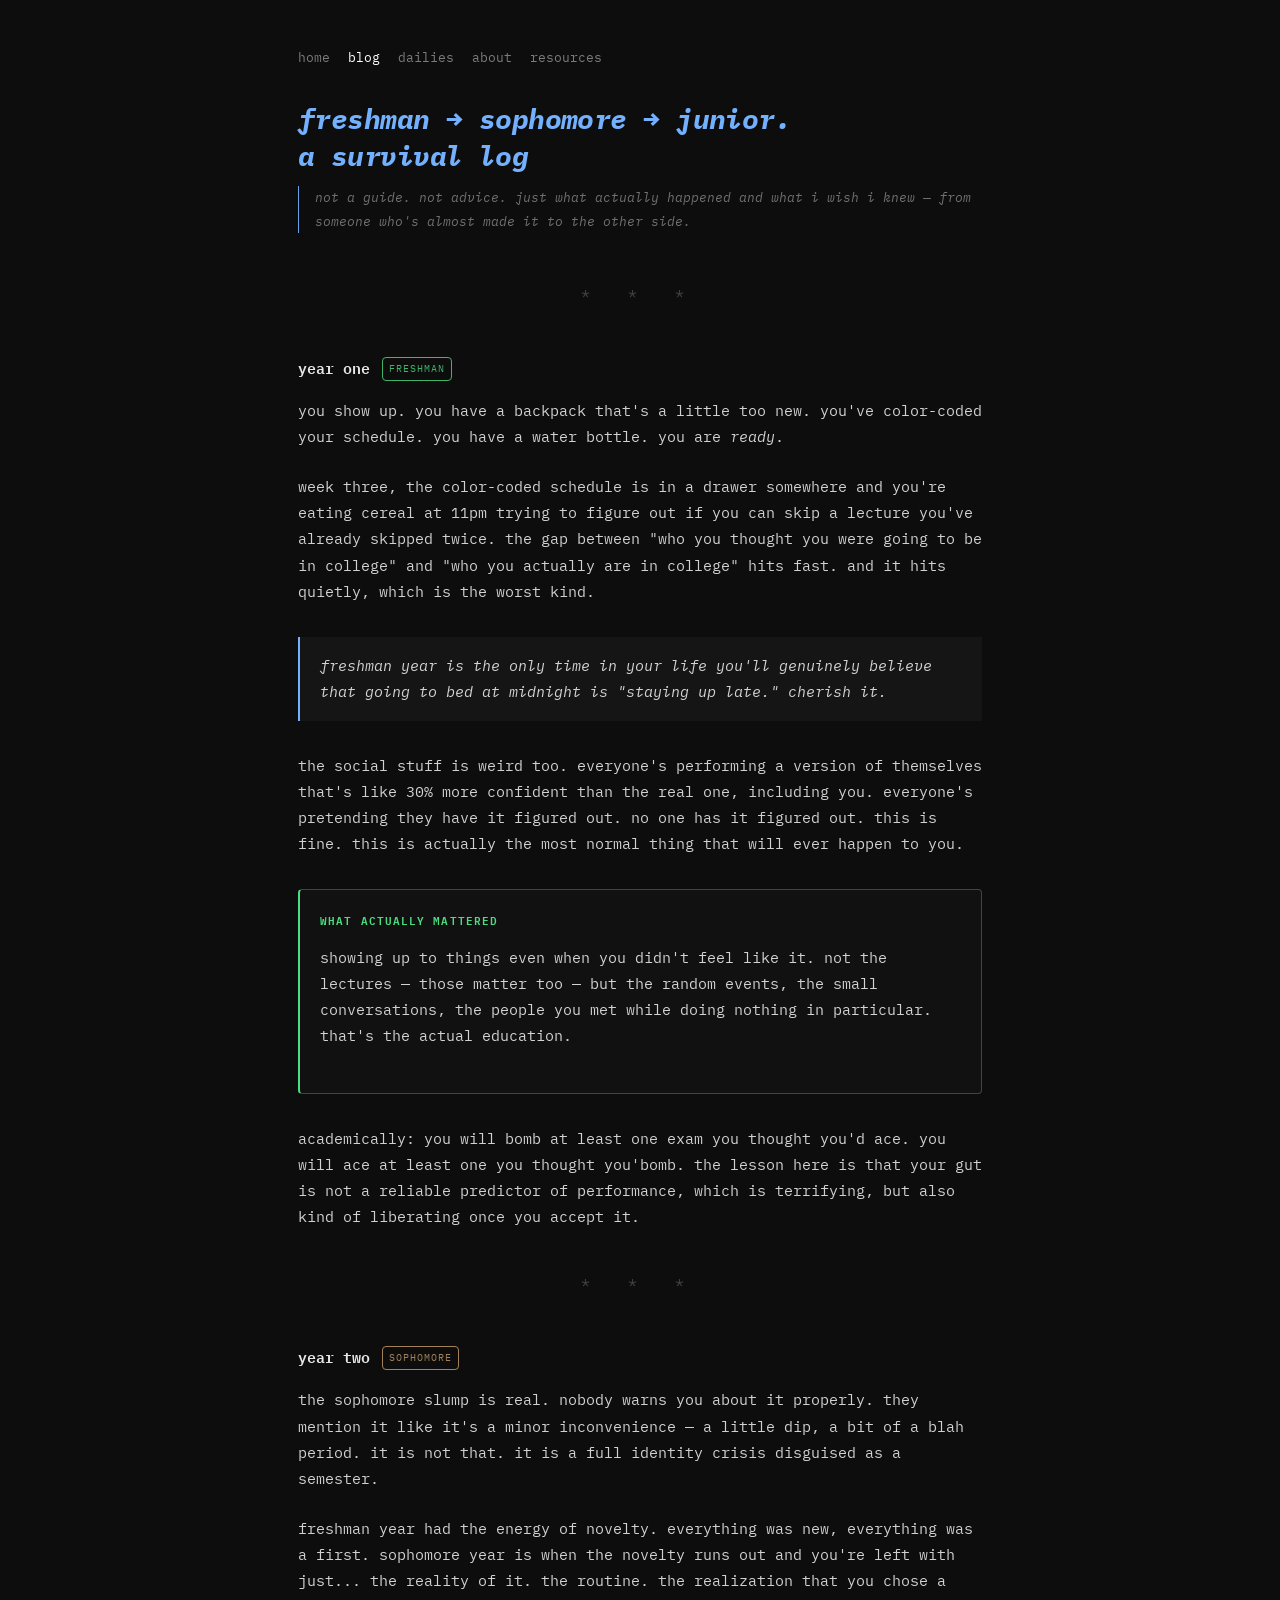
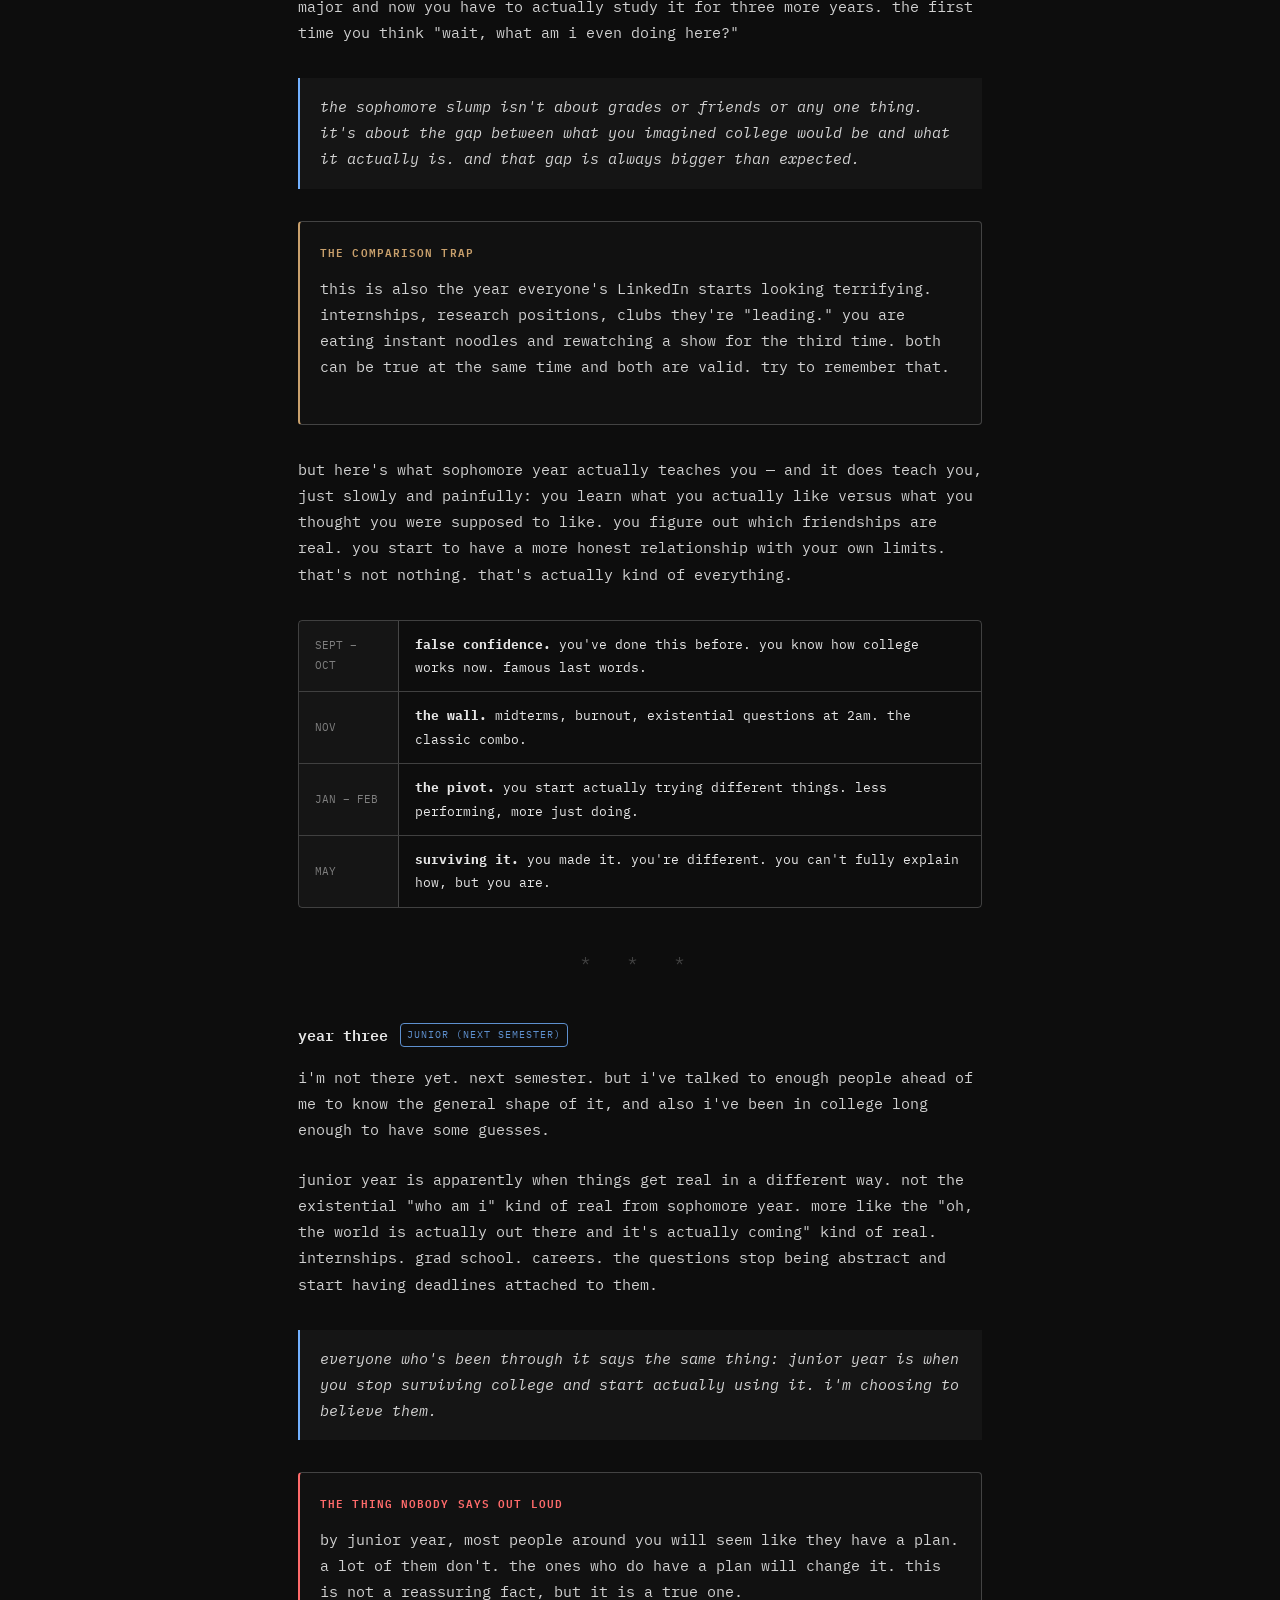
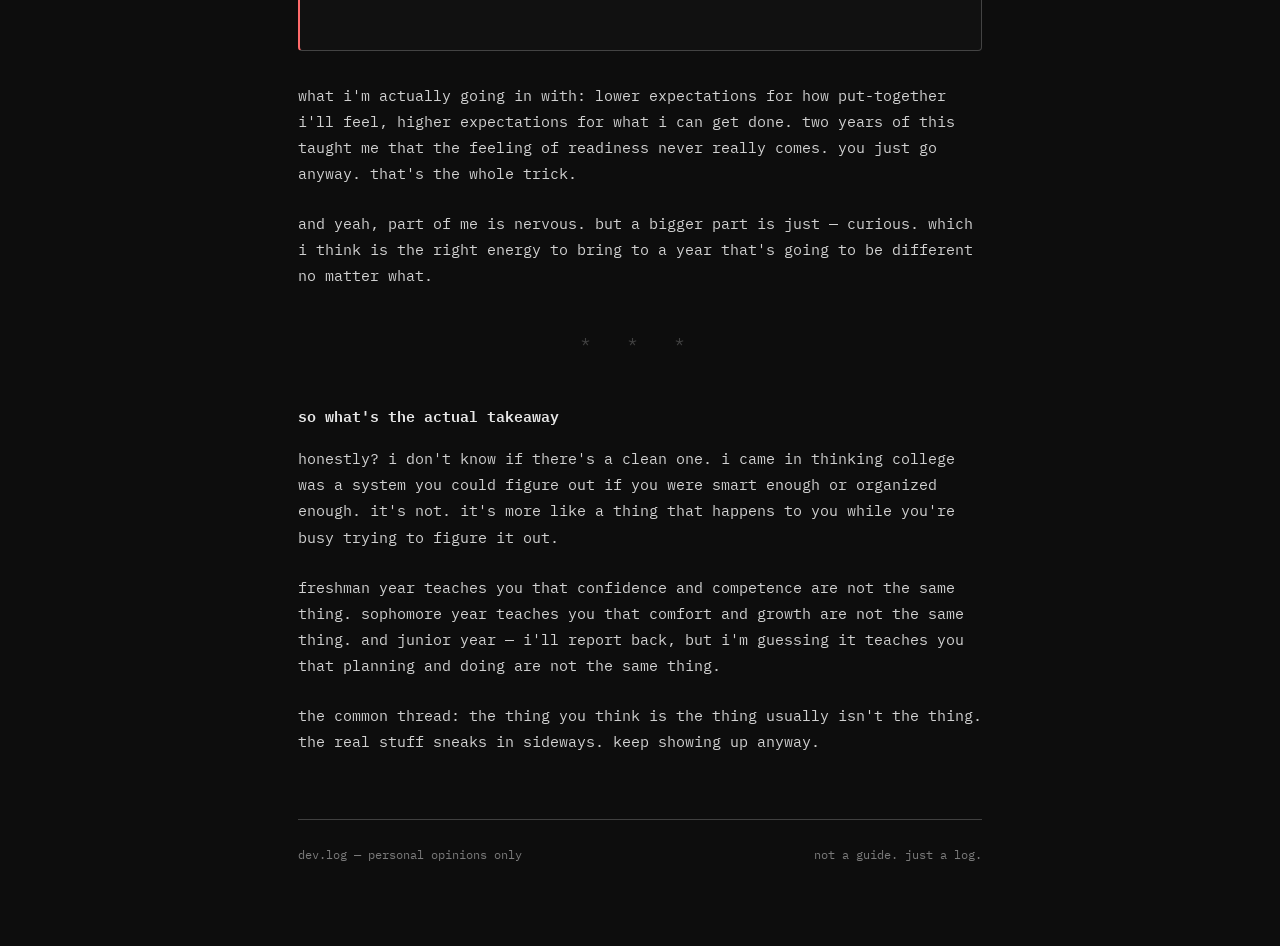
<file: survival-log.html>
<!doctype html>
<html lang="en">
  <head>
    <meta charset="utf-8" />
    <meta name="viewport" content="width=device-width, initial-scale=1" />
    <meta name="color-scheme" content="dark" />
    <meta name="description" content="freshman → sophomore → junior: a survival log" />
    <title>Survival Log — Ishan Shrestha</title>
    <link rel="preconnect" href="https://fonts.googleapis.com" />
    <link rel="preconnect" href="https://fonts.gstatic.com" crossorigin />
    <link href="https://fonts.googleapis.com/css2?family=IBM+Plex+Mono:ital,wght@0,400;0,500;0,600;0,700;1,400;1,600&display=swap" rel="stylesheet" />
    <style>
      :root {
        --bg: #0d0d0d;
        --fg: rgba(245, 245, 245, 0.94);
        --muted: rgba(245, 245, 245, 0.48);
        --faint: rgba(245, 245, 245, 0.22);
        --blue: #73b1ff;
        --blue-dim: rgba(115, 177, 255, 0.85);
        --green-date: #5c7e5c;
        --term-green: #4ade80;
        --wip: #c9a06c;
        --red: #ff6b6b;
        --sel-bg: rgba(115, 177, 255, 0.18);
        --sel-fg: var(--fg);
        --max: 720px;
        --ease: 0.18s ease;
      }

      * { box-sizing: border-box; }
      html { -webkit-text-size-adjust: 100%; }
      body {
        margin: 0;
        background: var(--bg);
        color: var(--fg);
        font-family: "IBM Plex Mono", ui-monospace, SFMono-Regular, Menlo, Monaco, Consolas, monospace;
        font-size: 14.5px;
        line-height: 1.8;
      }

      ::selection {
        background: var(--sel-bg);
        color: var(--sel-fg);
      }

      a {
        color: var(--blue);
        text-decoration: none;
        transition: color var(--ease), opacity var(--ease);
      }
      a:hover {
        color: var(--blue-dim);
        text-decoration: underline;
        text-underline-offset: 4px;
      }
      a:focus-visible {
        outline: 2px solid var(--blue);
        outline-offset: 3px;
        border-radius: 4px;
      }
      a:visited { color: var(--blue); }

      .wrap {
        max-width: var(--max);
        margin: 0 auto;
        padding: 38px 18px 80px;
      }

      header { margin-top: 8px; }

      nav {
        display: flex;
        flex-wrap: wrap;
        align-items: center;
        gap: 14px 18px;
        margin-bottom: 32px;
        color: #ffffff;
        font-size: 13px;
      }
      nav a {
        color: var(--muted);
        text-decoration: none;
        transition: color var(--ease);
      }
      nav a.active {
        color: #ffffff;
      }
      nav a:hover {
        color: #ffffff;
        text-decoration: none;
        opacity: 1;
      }
      nav a:active {
        color: var(--blue);
      }

      h1 {
        margin: 0;
        font-size: clamp(1.4rem, 4vw, 1.75rem);
        font-weight: 700;
        font-style: italic;
        letter-spacing: -0.02em;
        color: var(--blue);
        line-height: 1.3;
      }

      .subtitle {
        margin-top: 12px;
        color: var(--muted);
        font-size: 13px;
        font-style: italic;
        border-left: 1px solid var(--blue);
        padding-left: 16px;
        margin-bottom: 48px;
      }

      h2 {
        font-size: 15px;
        font-weight: 600;
        color: var(--fg);
        margin: 48px 0 16px;
        display: flex;
        align-items: center;
        gap: 12px;
      }
      h2 .yr-tag {
        font-size: 10px;
        text-transform: uppercase;
        letter-spacing: 0.1em;
        padding: 2px 6px;
        border-radius: 4px;
        font-weight: 400;
        border: 1px solid currentColor;
        opacity: 0.8;
      }
      .tag-1 { color: var(--term-green); }
      .tag-2 { color: var(--wip); }
      .tag-3 { color: var(--blue); }

      p {
        margin-bottom: 1.5rem;
        color: var(--fg);
        opacity: 0.9;
      }

      blockquote {
        margin: 32px 0;
        padding: 16px 20px;
        background: rgba(255, 255, 255, 0.03);
        border-left: 2px solid var(--blue);
        font-style: italic;
        color: var(--muted);
      }
      blockquote p { margin: 0; }

      .callout {
        border: 1px solid var(--faint);
        border-radius: 4px;
        padding: 20px;
        margin: 32px 0;
        background: rgba(255, 255, 255, 0.02);
      }
      .callout.green { border-left: 2px solid var(--term-green); }
      .callout.orange { border-left: 2px solid var(--wip); }
      .callout.red { border-left: 2px solid var(--red); }
      
      .callout-label {
        font-size: 11px;
        text-transform: uppercase;
        letter-spacing: 0.1em;
        font-weight: 600;
        margin-bottom: 8px;
        display: block;
      }
      .callout.green .callout-label { color: var(--term-green); }
      .callout.orange .callout-label { color: var(--wip); }
      .callout.red .callout-label { color: var(--red); }

      .timeline {
        margin: 32px 0;
        border: 1px solid var(--faint);
        border-radius: 4px;
        overflow: hidden;
      }
      .tl-item {
        display: grid;
        grid-template-columns: 100px 1fr;
        border-bottom: 1px solid var(--faint);
      }
      .tl-item:last-child { border-bottom: none; }
      .tl-period {
        padding: 12px 16px;
        background: rgba(255, 255, 255, 0.03);
        font-size: 11px;
        text-transform: uppercase;
        color: var(--muted);
        border-right: 1px solid var(--faint);
        display: flex;
        align-items: center;
      }
      .tl-content {
        padding: 12px 16px;
        font-size: 13px;
        color: var(--fg);
      }

      .divider {
        text-align: center;
        color: var(--faint);
        margin: 40px 0;
        letter-spacing: 1em;
      }

      footer {
        margin-top: 64px;
        padding-top: 24px;
        border-top: 1px solid var(--faint);
        font-size: 12px;
        color: var(--muted);
        display: flex;
        justify-content: space-between;
      }

      img.blog-image {
        max-width: 100%;
        height: auto;
        border-radius: 4px;
        margin: 32px 0;
        border: 1px solid var(--faint);
        opacity: 0.9;
      }

      @media (max-width: 600px) {
        .tl-item { grid-template-columns: 1fr; }
        .tl-period { border-right: none; border-bottom: 1px solid var(--faint); }
      }
    </style>
  </head>
  <body>
    <div class="wrap">
      <header>
        <nav aria-label="Primary">
          <a href="index.html">home</a>
          <a href="blog.html" class="active">blog</a>
          <a href="dailies.html">dailies</a>
          <a href="about-min.html">about</a>
          <a href="resources.html">resources</a>
        </nav>

        <h1>freshman → sophomore → junior.<br/>a survival log</h1>
        <p class="subtitle">not a guide. not advice. just what actually happened and what i wish i knew — from someone who's almost made it to the other side.</p>
      </header>

      <main>
        <div class="divider">* * *</div>

        <!-- YEAR 1 -->
        <h2>year one <span class="yr-tag tag-1">freshman</span></h2>

        <p>you show up. you have a backpack that's a little too new. you've color-coded your schedule. you have a water bottle. you are <em>ready</em>.</p>

        <p>week three, the color-coded schedule is in a drawer somewhere and you're eating cereal at 11pm trying to figure out if you can skip a lecture you've already skipped twice. the gap between "who you thought you were going to be in college" and "who you actually are in college" hits fast. and it hits quietly, which is the worst kind.</p>

        <blockquote>
          <p>freshman year is the only time in your life you'll genuinely believe that going to bed at midnight is "staying up late." cherish it.</p>
        </blockquote>

        <p>the social stuff is weird too. everyone's performing a version of themselves that's like 30% more confident than the real one, including you. everyone's pretending they have it figured out. no one has it figured out. this is fine. this is actually the most normal thing that will ever happen to you.</p>

        <div class="callout green">
          <span class="callout-label">what actually mattered</span>
          <p>showing up to things even when you didn't feel like it. not the lectures — those matter too — but the random events, the small conversations, the people you met while doing nothing in particular. that's the actual education.</p>
        </div>

        <p>academically: you will bomb at least one exam you thought you'd ace. you will ace at least one you thought you'bomb. the lesson here is that your gut is not a reliable predictor of performance, which is terrifying, but also kind of liberating once you accept it.</p>

        <div class="divider">* * *</div>

        <!-- YEAR 2 -->
        <h2>year two <span class="yr-tag tag-2">sophomore</span></h2>

        <p>the sophomore slump is real. nobody warns you about it properly. they mention it like it's a minor inconvenience — a little dip, a bit of a blah period. it is not that. it is a full identity crisis disguised as a semester.</p>

        <p>freshman year had the energy of novelty. everything was new, everything was a first. sophomore year is when the novelty runs out and you're left with just... the reality of it. the routine. the realization that you chose a major and now you have to actually study it for three more years. the first time you think "wait, what am i even doing here?"</p>

        <blockquote>
          <p>the sophomore slump isn't about grades or friends or any one thing. it's about the gap between what you imagined college would be and what it actually is. and that gap is always bigger than expected.</p>
        </blockquote>

        <div class="callout orange">
          <span class="callout-label">the comparison trap</span>
          <p>this is also the year everyone's LinkedIn starts looking terrifying. internships, research positions, clubs they're "leading." you are eating instant noodles and rewatching a show for the third time. both can be true at the same time and both are valid. try to remember that.</p>
        </div>

        <p>but here's what sophomore year actually teaches you — and it does teach you, just slowly and painfully: you learn what you actually like versus what you thought you were supposed to like. you figure out which friendships are real. you start to have a more honest relationship with your own limits. that's not nothing. that's actually kind of everything.</p>

        <div class="timeline">
          <div class="tl-item">
            <div class="tl-period">sept – oct</div>
            <div class="tl-content"><strong>false confidence.</strong> you've done this before. you know how college works now. famous last words.</div>
          </div>
          <div class="tl-item">
            <div class="tl-period">nov</div>
            <div class="tl-content"><strong>the wall.</strong> midterms, burnout, existential questions at 2am. the classic combo.</div>
          </div>
          <div class="tl-item">
            <div class="tl-period">jan – feb</div>
            <div class="tl-content"><strong>the pivot.</strong> you start actually trying different things. less performing, more just doing.</div>
          </div>
          <div class="tl-item">
            <div class="tl-period">may</div>
            <div class="tl-content"><strong>surviving it.</strong> you made it. you're different. you can't fully explain how, but you are.</div>
          </div>
        </div>

        <div class="divider">* * *</div>

        <!-- YEAR 3 -->
        <h2>year three <span class="yr-tag tag-3">junior (next semester)</span></h2>

        <p>i'm not there yet. next semester. but i've talked to enough people ahead of me to know the general shape of it, and also i've been in college long enough to have some guesses.</p>

        <p>junior year is apparently when things get real in a different way. not the existential "who am i" kind of real from sophomore year. more like the "oh, the world is actually out there and it's actually coming" kind of real. internships. grad school. careers. the questions stop being abstract and start having deadlines attached to them.</p>

        <blockquote>
          <p>everyone who's been through it says the same thing: junior year is when you stop surviving college and start actually using it. i'm choosing to believe them.</p>
        </blockquote>

        <div class="callout red">
          <span class="callout-label">the thing nobody says out loud</span>
          <p>by junior year, most people around you will seem like they have a plan. a lot of them don't. the ones who do have a plan will change it. this is not a reassuring fact, but it is a true one.</p>
        </div>

        <p>what i'm actually going in with: lower expectations for how put-together i'll feel, higher expectations for what i can get done. two years of this taught me that the feeling of readiness never really comes. you just go anyway. that's the whole trick.</p>

        <p>and yeah, part of me is nervous. but a bigger part is just — curious. which i think is the right energy to bring to a year that's going to be different no matter what.</p>

        <div class="divider">* * *</div>

        <!-- CLOSING -->
        <h2>so what's the actual takeaway</h2>

        <p>honestly? i don't know if there's a clean one. i came in thinking college was a system you could figure out if you were smart enough or organized enough. it's not. it's more like a thing that happens to you while you're busy trying to figure it out.</p>

        <p>freshman year teaches you that confidence and competence are not the same thing. sophomore year teaches you that comfort and growth are not the same thing. and junior year — i'll report back, but i'm guessing it teaches you that planning and doing are not the same thing.</p>

        <p>the common thread: the thing you think is the thing usually isn't the thing. the real stuff sneaks in sideways. keep showing up anyway.</p>
      </main>

      <footer>
        <span>dev.log — personal opinions only</span>
        <span>not a guide. just a log.</span>
      </footer>
    </div>
  </body>
</html>
</file>
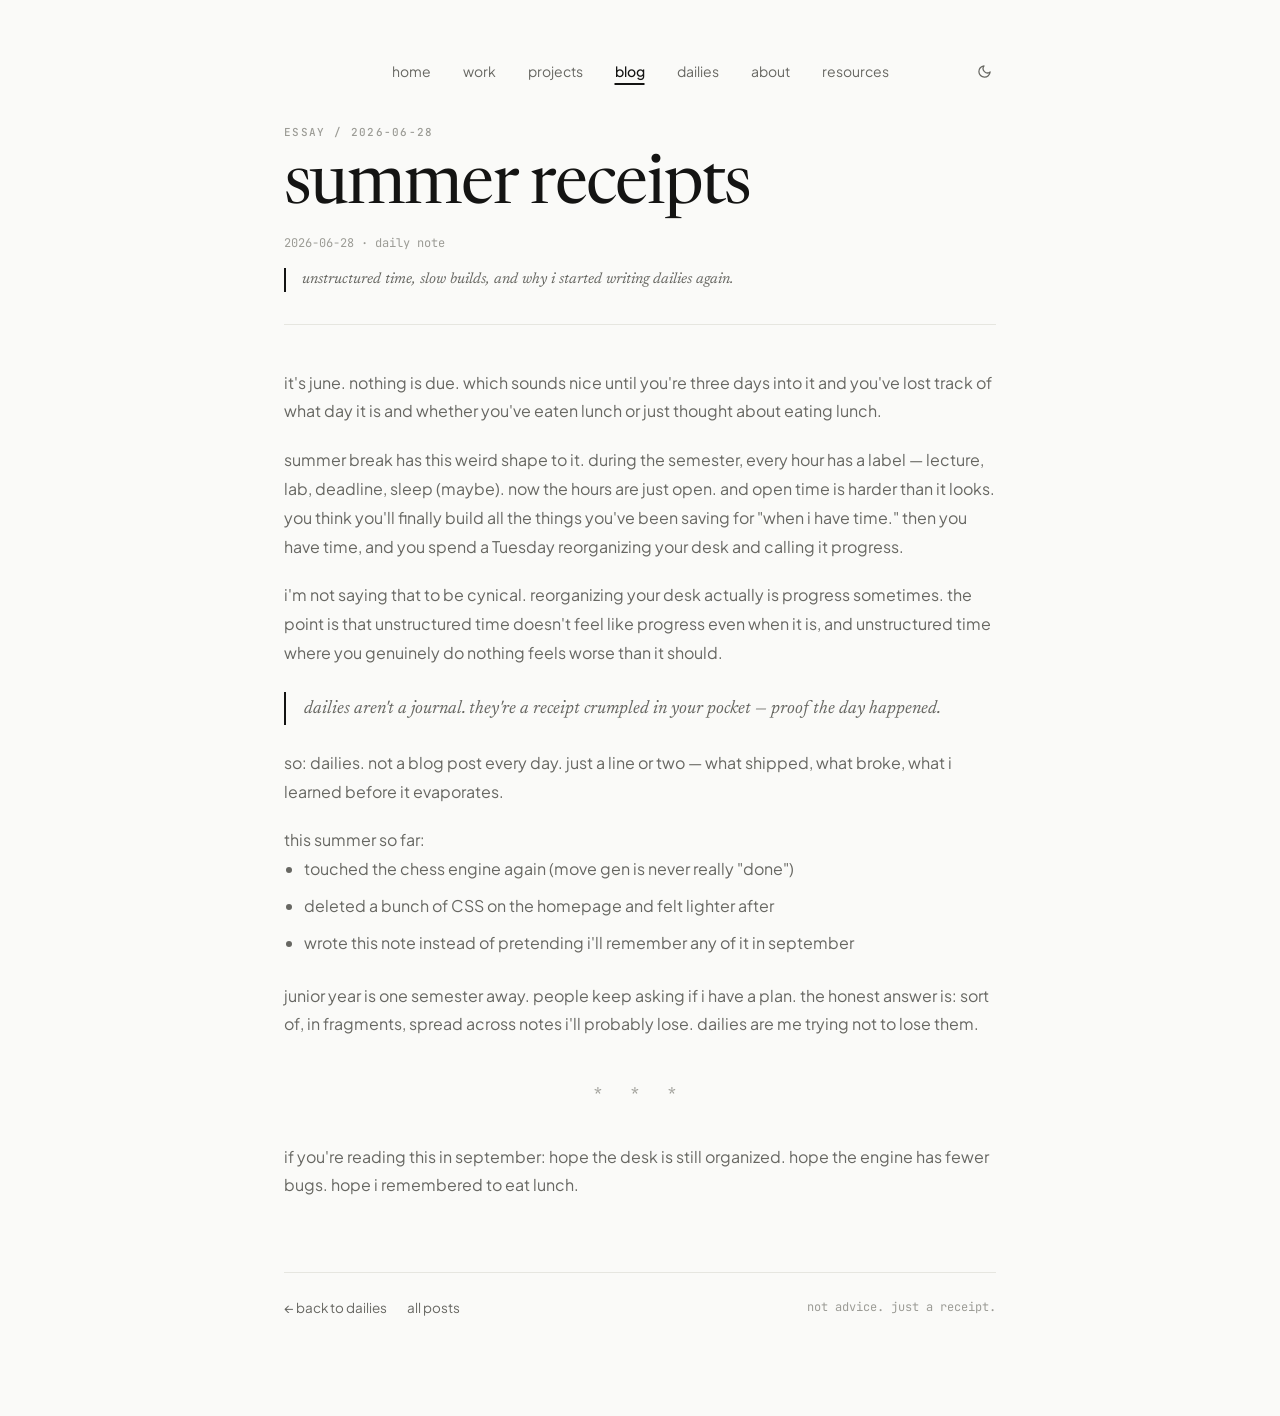
<file: blog/summer-receipts.html>
<!doctype html>
<html lang="en">
  <head>
    <meta charset="utf-8" />
    <meta name="viewport" content="width=device-width, initial-scale=1" />
    <meta name="color-scheme" content="light dark" />
    <meta name="description" content="unstructured time, slow builds, and why i started writing dailies again." />
    <title>Summer Receipts — Ishan Shrestha</title>
    <link rel="preconnect" href="https://fonts.googleapis.com" />
    <link rel="preconnect" href="https://fonts.gstatic.com" crossorigin />
    <link rel="stylesheet" href="../css/styles.css" />
  </head>
  <body>
    <div class="wrap" style="max-width: 760px;">
      <nav class="top-nav" aria-label="Primary">
        <a href="../index.html">home</a>
        <a href="../index.html#work">work</a>
        <a href="../index.html#projects">projects</a>
        <a href="../blog.html" class="active">blog</a>
        <a href="../dailies.html">dailies</a>
        <a href="../about-min.html">about</a>
        <a href="../resources.html">resources</a>
        <div class="nav-actions">
          <button id="theme-toggle" class="theme-toggle-btn" aria-label="Toggle theme"></button>
        </div>
      </nav>

      <header class="article-header">
        <div class="kicker">ESSAY / 2026-06-28</div>
        <h1 class="page-title">summer receipts</h1>
        <div class="article-meta">2026-06-28 &middot; daily note</div>
        <p class="article-subtitle">unstructured time, slow builds, and why i started writing dailies again.</p>
      </header>

      <hr class="divider" />

      <main class="prose">
        <p>it's june. nothing is due. which sounds nice until you're three days into it and you've lost track of what day it is and whether you've eaten lunch or just thought about eating lunch.</p>

        <p>summer break has this weird shape to it. during the semester, every hour has a label &mdash; lecture, lab, deadline, sleep (maybe). now the hours are just open. and open time is harder than it looks. you think you'll finally build all the things you've been saving for "when i have time." then you have time, and you spend a Tuesday reorganizing your desk and calling it progress.</p>

        <p>i'm not saying that to be cynical. reorganizing your desk actually is progress sometimes. the point is that unstructured time doesn't feel like progress even when it is, and unstructured time where you genuinely do nothing feels worse than it should.</p>

        <blockquote>
          <p>dailies aren't a journal. they're a receipt crumpled in your pocket &mdash; proof the day happened.</p>
        </blockquote>

        <p>so: dailies. not a blog post every day. just a line or two &mdash; what shipped, what broke, what i learned before it evaporates.</p>

        <p>this summer so far:</p>
        <ul style="margin: 0 0 1.5rem; padding-left: 1.25rem; color: var(--fg-muted);">
          <li style="margin-bottom: 0.5rem;">touched the chess engine again (move gen is never really "done")</li>
          <li style="margin-bottom: 0.5rem;">deleted a bunch of CSS on the homepage and felt lighter after</li>
          <li style="margin-bottom: 0.5rem;">wrote this note instead of pretending i'll remember any of it in september</li>
        </ul>

        <p>junior year is one semester away. people keep asking if i have a plan. the honest answer is: sort of, in fragments, spread across notes i'll probably lose. dailies are me trying not to lose them.</p>

        <div class="article-divider">* * *</div>

        <p>if you're reading this in september: hope the desk is still organized. hope the engine has fewer bugs. hope i remembered to eat lunch.</p>
      </main>

      <footer class="page-footer">
        <div class="footer-links">
          <a href="../dailies.html">&larr; back to dailies</a>
          <a href="../blog.html">all posts</a>
        </div>
        <div class="footer-meta">
          <span>not advice. just a receipt.</span>
        </div>
      </footer>
    </div>

    <script src="../js/script.js"></script>
  </body>
</html>
</file>
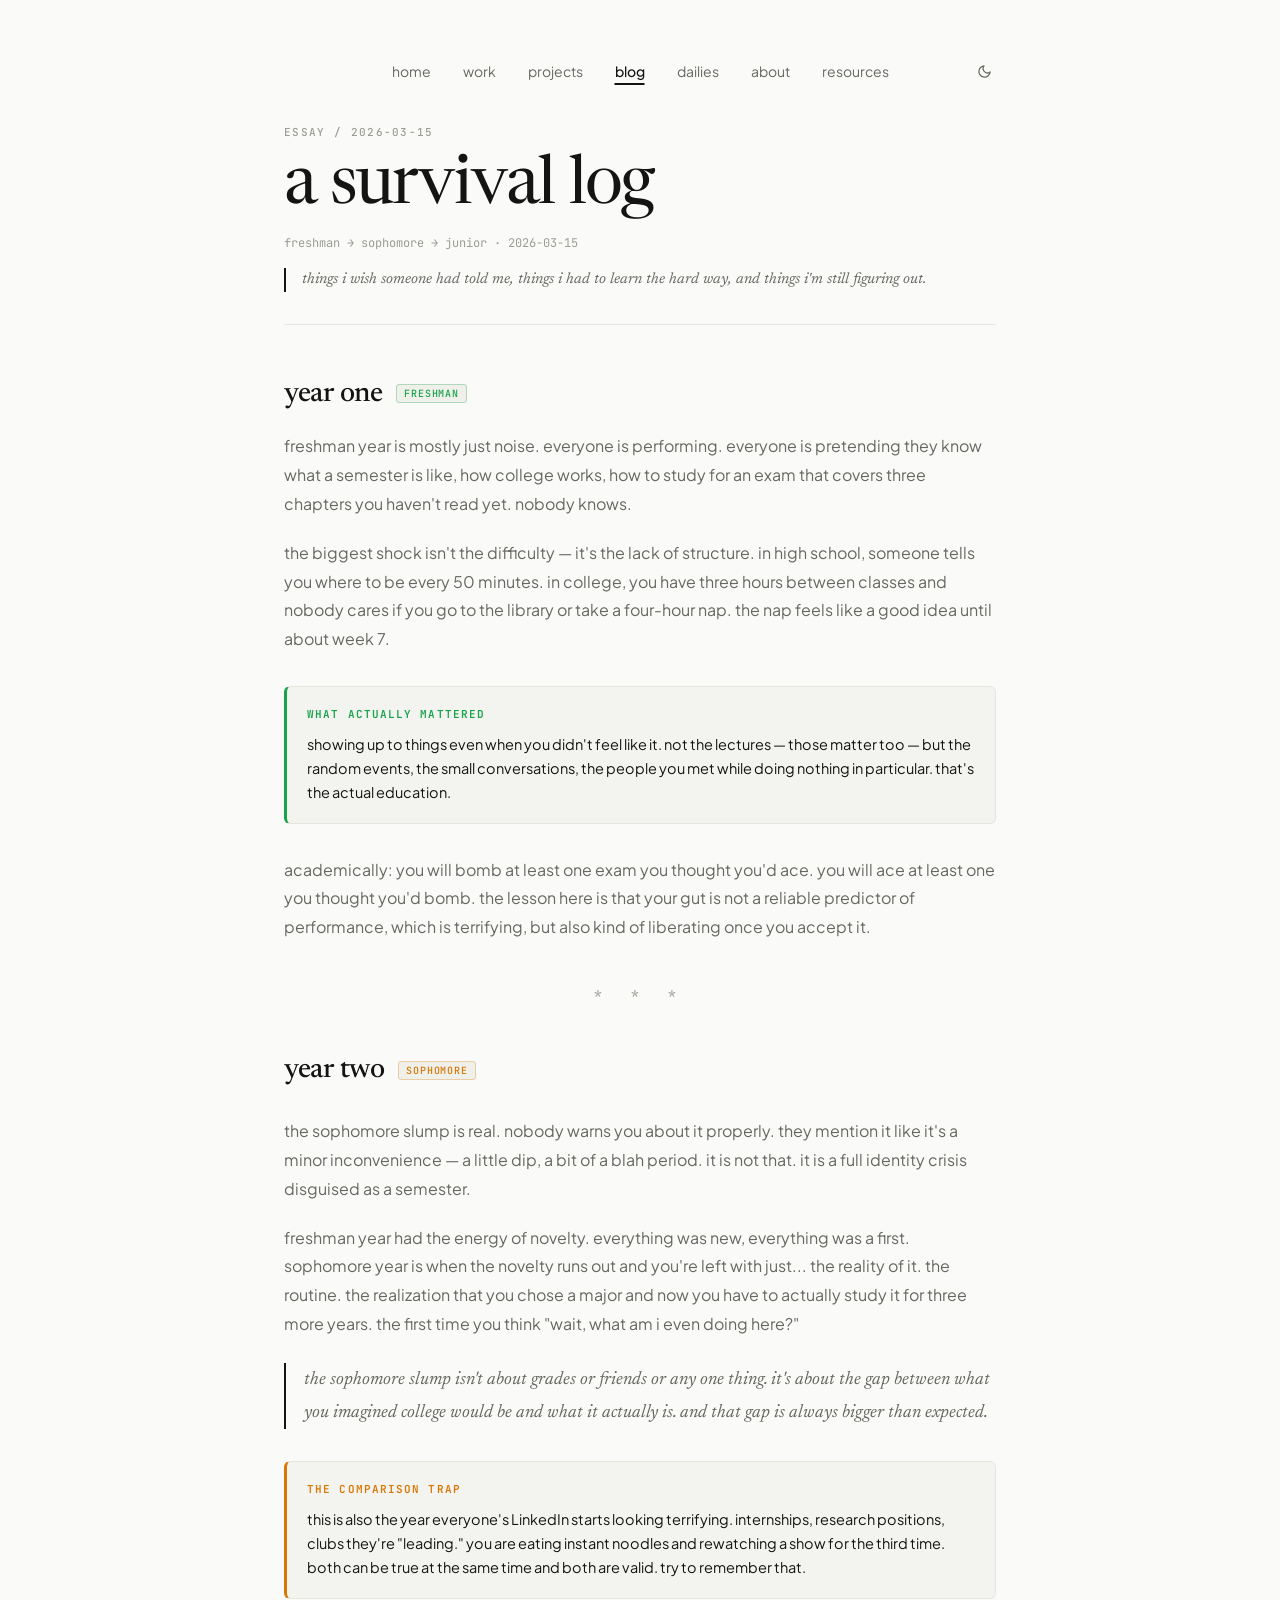
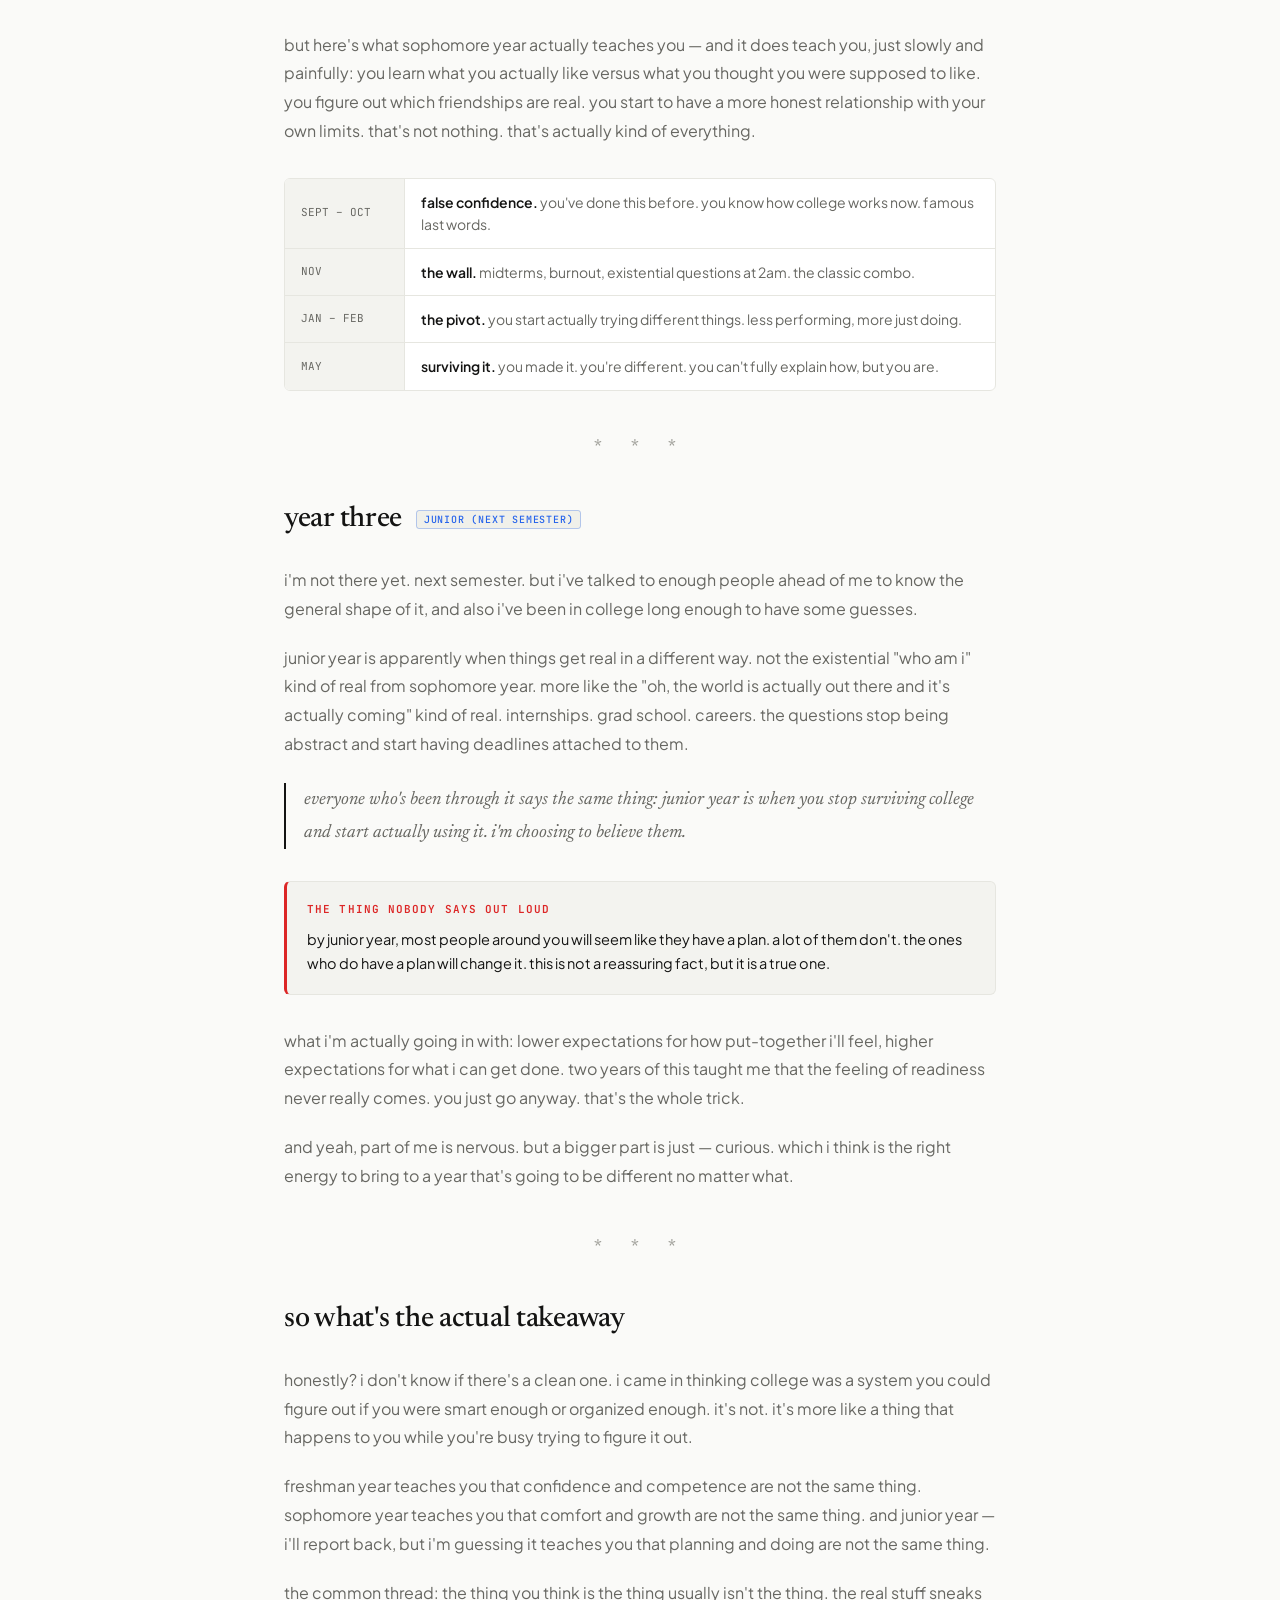
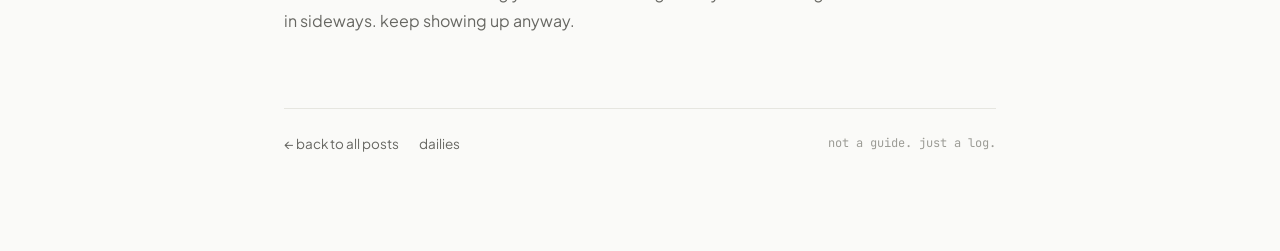
<file: blog/survival-log.html>
<!doctype html>
<html lang="en">
  <head>
    <meta charset="utf-8" />
    <meta name="viewport" content="width=device-width, initial-scale=1" />
    <meta name="color-scheme" content="light dark" />
    <meta name="description" content="freshman → sophomore → junior: a survival log" />
    <title>Survival Log — Ishan Shrestha</title>
    <link rel="preconnect" href="https://fonts.googleapis.com" />
    <link rel="preconnect" href="https://fonts.gstatic.com" crossorigin />
    <link rel="stylesheet" href="../css/styles.css" />
  </head>
  <body>
    <div class="wrap" style="max-width: 760px;">
      <nav class="top-nav" aria-label="Primary">
        <a href="../index.html">home</a>
        <a href="../index.html#work">work</a>
        <a href="../index.html#projects">projects</a>
        <a href="../blog.html" class="active">blog</a>
        <a href="../dailies.html">dailies</a>
        <a href="../about-min.html">about</a>
        <a href="../resources.html">resources</a>
        <div class="nav-actions">
          <button id="theme-toggle" class="theme-toggle-btn" aria-label="Toggle theme"></button>
        </div>
      </nav>

      <header class="article-header">
        <div class="kicker">ESSAY / 2026-03-15</div>
        <h1 class="page-title">a survival log</h1>
        <div class="article-meta">freshman &rarr; sophomore &rarr; junior &middot; 2026-03-15</div>
        <p class="article-subtitle">things i wish someone had told me, things i had to learn the hard way, and things i'm still figuring out.</p>
      </header>

      <hr class="divider" />

      <main class="prose">
        <!-- YEAR 1 -->
        <h2>year one <span class="yr-tag tag-1">freshman</span></h2>

        <p>freshman year is mostly just noise. everyone is performing. everyone is pretending they know what a semester is like, how college works, how to study for an exam that covers three chapters you haven't read yet. nobody knows.</p>

        <p>the biggest shock isn't the difficulty &mdash; it's the lack of structure. in high school, someone tells you where to be every 50 minutes. in college, you have three hours between classes and nobody cares if you go to the library or take a four-hour nap. the nap feels like a good idea until about week 7.</p>

        <div class="callout green">
          <span class="callout-label">what actually mattered</span>
          <p>showing up to things even when you didn't feel like it. not the lectures &mdash; those matter too &mdash; but the random events, the small conversations, the people you met while doing nothing in particular. that's the actual education.</p>
        </div>

        <p>academically: you will bomb at least one exam you thought you'd ace. you will ace at least one you thought you'd bomb. the lesson here is that your gut is not a reliable predictor of performance, which is terrifying, but also kind of liberating once you accept it.</p>

        <div class="article-divider">* * *</div>

        <!-- YEAR 2 -->
        <h2>year two <span class="yr-tag tag-2">sophomore</span></h2>

        <p>the sophomore slump is real. nobody warns you about it properly. they mention it like it's a minor inconvenience &mdash; a little dip, a bit of a blah period. it is not that. it is a full identity crisis disguised as a semester.</p>

        <p>freshman year had the energy of novelty. everything was new, everything was a first. sophomore year is when the novelty runs out and you're left with just... the reality of it. the routine. the realization that you chose a major and now you have to actually study it for three more years. the first time you think "wait, what am i even doing here?"</p>

        <blockquote>
          <p>the sophomore slump isn't about grades or friends or any one thing. it's about the gap between what you imagined college would be and what it actually is. and that gap is always bigger than expected.</p>
        </blockquote>

        <div class="callout orange">
          <span class="callout-label">the comparison trap</span>
          <p>this is also the year everyone's LinkedIn starts looking terrifying. internships, research positions, clubs they're "leading." you are eating instant noodles and rewatching a show for the third time. both can be true at the same time and both are valid. try to remember that.</p>
        </div>

        <p>but here's what sophomore year actually teaches you &mdash; and it does teach you, just slowly and painfully: you learn what you actually like versus what you thought you were supposed to like. you figure out which friendships are real. you start to have a more honest relationship with your own limits. that's not nothing. that's actually kind of everything.</p>

        <div class="timeline">
          <div class="tl-item">
            <div class="tl-period">sept &ndash; oct</div>
            <div class="tl-content"><strong>false confidence.</strong> you've done this before. you know how college works now. famous last words.</div>
          </div>
          <div class="tl-item">
            <div class="tl-period">nov</div>
            <div class="tl-content"><strong>the wall.</strong> midterms, burnout, existential questions at 2am. the classic combo.</div>
          </div>
          <div class="tl-item">
            <div class="tl-period">jan &ndash; feb</div>
            <div class="tl-content"><strong>the pivot.</strong> you start actually trying different things. less performing, more just doing.</div>
          </div>
          <div class="tl-item">
            <div class="tl-period">may</div>
            <div class="tl-content"><strong>surviving it.</strong> you made it. you're different. you can't fully explain how, but you are.</div>
          </div>
        </div>

        <div class="article-divider">* * *</div>

        <!-- YEAR 3 -->
        <h2>year three <span class="yr-tag tag-3">junior (next semester)</span></h2>

        <p>i'm not there yet. next semester. but i've talked to enough people ahead of me to know the general shape of it, and also i've been in college long enough to have some guesses.</p>

        <p>junior year is apparently when things get real in a different way. not the existential "who am i" kind of real from sophomore year. more like the "oh, the world is actually out there and it's actually coming" kind of real. internships. grad school. careers. the questions stop being abstract and start having deadlines attached to them.</p>

        <blockquote>
          <p>everyone who's been through it says the same thing: junior year is when you stop surviving college and start actually using it. i'm choosing to believe them.</p>
        </blockquote>

        <div class="callout red">
          <span class="callout-label">the thing nobody says out loud</span>
          <p>by junior year, most people around you will seem like they have a plan. a lot of them don't. the ones who do have a plan will change it. this is not a reassuring fact, but it is a true one.</p>
        </div>

        <p>what i'm actually going in with: lower expectations for how put-together i'll feel, higher expectations for what i can get done. two years of this taught me that the feeling of readiness never really comes. you just go anyway. that's the whole trick.</p>

        <p>and yeah, part of me is nervous. but a bigger part is just &mdash; curious. which i think is the right energy to bring to a year that's going to be different no matter what.</p>

        <div class="article-divider">* * *</div>

        <!-- CLOSING -->
        <h2>so what's the actual takeaway</h2>

        <p>honestly? i don't know if there's a clean one. i came in thinking college was a system you could figure out if you were smart enough or organized enough. it's not. it's more like a thing that happens to you while you're busy trying to figure it out.</p>

        <p>freshman year teaches you that confidence and competence are not the same thing. sophomore year teaches you that comfort and growth are not the same thing. and junior year &mdash; i'll report back, but i'm guessing it teaches you that planning and doing are not the same thing.</p>

        <p>the common thread: the thing you think is the thing usually isn't the thing. the real stuff sneaks in sideways. keep showing up anyway.</p>
      </main>

      <footer class="page-footer">
        <div class="footer-links">
          <a href="../blog.html">&larr; back to all posts</a>
          <a href="../dailies.html">dailies</a>
        </div>
        <div class="footer-meta">
          <span>not a guide. just a log.</span>
        </div>
      </footer>
    </div>

    <script src="../js/script.js"></script>
  </body>
</html>
</file>
<file: css/styles.css>
@import url('https://fonts.googleapis.com/css2?family=Instrument+Serif:ital@0;1&family=Newsreader:ital,opsz,wght@0,6..72,400;0,6..72,500;0,6..72,600;1,6..72,400;1,6..72,500&family=Plus+Jakarta+Sans:wght@300;400;500;600;700&family=JetBrains+Mono:wght@400;500;600&display=swap');

:root {
  --bg: #fafaf8;
  --bg-subtle: #f3f3ef;
  --bg-card: #ffffff;
  --fg: #141413;
  --fg-muted: #676762;
  --fg-faint: #9c9c96;
  --border: #e6e6e0;
  --border-subtle: #f0f0eb;
  --border-strong: #141413;
  --accent: #141413;
  --tag-bg: #f0f0ea;
  --tag-fg: #3e3e3a;
  --green: #2e7d32;
  --green-bg: rgba(46, 125, 50, 0.08);
  --sel-bg: rgba(20, 20, 19, 0.09);
  --sel-fg: var(--fg);

  --font-serif: "Newsreader", "Instrument Serif", Georgia, serif;
  --font-sans: "Plus Jakarta Sans", -apple-system, BlinkMacSystemFont, "Segoe UI", sans-serif;
  --font-mono: "JetBrains Mono", ui-monospace, SFMono-Regular, Menlo, monospace;

  --max-w: 960px;
  --ease: cubic-bezier(0.16, 1, 0.3, 1);
  --duration: 0.22s;
}

[data-theme="dark"] {
  --bg: #121314;
  --bg-subtle: #191b1c;
  --bg-card: #1c1e20;
  --fg: #f4f4f2;
  --fg-muted: #9e9ea0;
  --fg-faint: #5a5a5e;
  --border: #282a2d;
  --border-subtle: #202225;
  --border-strong: #f4f4f2;
  --accent: #f4f4f2;
  --tag-bg: #232528;
  --tag-fg: #d2d2d0;
  --green: #4ade80;
  --green-bg: rgba(74, 222, 128, 0.12);
  --sel-bg: rgba(244, 244, 242, 0.15);
  --sel-fg: var(--fg);
}

* {
  box-sizing: border-box;
  margin: 0;
  padding: 0;
}

html {
  -webkit-text-size-adjust: 100%;
  scroll-behavior: smooth;
  background-color: var(--bg);
}

body {
  background-color: var(--bg);
  color: var(--fg);
  font-family: var(--font-sans);
  font-size: 15px;
  line-height: 1.65;
  min-height: 100vh;
  -webkit-font-smoothing: antialiased;
  -moz-osx-font-smoothing: grayscale;
  transition: background-color var(--duration) var(--ease), color var(--duration) var(--ease);
}

::selection {
  background: var(--sel-bg);
  color: var(--sel-fg);
}

/* Base Links */
a {
  color: var(--fg);
  text-decoration: none;
  transition: color var(--duration) var(--ease), opacity var(--duration) var(--ease), text-decoration-color var(--duration) var(--ease), transform var(--duration) var(--ease);
}
a:hover {
  color: var(--accent);
}
a:focus-visible {
  outline: 2px solid var(--fg);
  outline-offset: 3px;
  border-radius: 2px;
}

/* Layout Container */
.wrap {
  max-width: var(--max-w);
  margin: 0 auto;
  padding: 44px 24px 96px;
  position: relative;
  animation: pageFadeIn 0.5s var(--ease) both;
}

@keyframes pageFadeIn {
  from {
    opacity: 0;
    transform: translateY(10px);
  }
  to {
    opacity: 1;
    transform: translateY(0);
  }
}

.motion-enabled .motion-reveal {
  opacity: 0;
  transform: translateY(10px);
  transition: opacity 0.45s var(--ease), transform 0.45s var(--ease);
}

.motion-enabled .motion-reveal.is-visible {
  opacity: 1;
  transform: none;
}

.motion-enabled .page-header > :is(.kicker, .page-title, .hero-subtitle, .hero-blurb, .status-pill-line) {
  opacity: 0;
  transform: translateY(8px);
  transition: opacity 0.55s var(--ease), transform 0.55s var(--ease);
}

.motion-enabled .page-header.is-visible > :is(.kicker, .page-title, .hero-subtitle, .hero-blurb, .status-pill-line) {
  opacity: 1;
  transform: none;
}

.motion-enabled .page-header.is-visible > .kicker { transition-delay: 40ms; }
.motion-enabled .page-header.is-visible > .page-title { transition-delay: 100ms; }
.motion-enabled .page-header.is-visible > .hero-subtitle { transition-delay: 180ms; }
.motion-enabled .page-header.is-visible > .hero-blurb { transition-delay: 240ms; }
.motion-enabled .page-header.is-visible > .status-pill-line { transition-delay: 320ms; }

.motion-enabled :is(.items-list, .archive-content, .prose, .meta-grid) > .motion-reveal:nth-child(2) {
  transition-delay: 90ms;
}

.motion-enabled :is(.items-list, .archive-content, .prose, .meta-grid) > .motion-reveal:nth-child(3) {
  transition-delay: 180ms;
}

.motion-enabled :is(.items-list, .archive-content, .prose, .meta-grid) > .motion-reveal:nth-child(4) {
  transition-delay: 270ms;
}

@media (prefers-reduced-motion: reduce) {
  html {
    scroll-behavior: auto;
  }

  *,
  *::before,
  *::after {
    animation-duration: 0.01ms !important;
    animation-iteration-count: 1 !important;
    scroll-behavior: auto !important;
    transition-duration: 0.01ms !important;
    transition-delay: 0ms !important;
  }
}

/* Header & Top Navigation */
nav.top-nav {
  display: flex;
  justify-content: center;
  align-items: center;
  gap: 28px;
  padding: 12px 0 36px;
  font-size: 14px;
  font-weight: 400;
  color: var(--fg-muted);
  position: relative;
}

nav.top-nav a {
  color: var(--fg-muted);
  position: relative;
  padding: 4px 2px;
  transition: color var(--duration) var(--ease);
}

nav.top-nav a:not(.active)::after {
  content: "";
  position: absolute;
  right: 2px;
  bottom: 0;
  left: 2px;
  height: 1px;
  background: currentColor;
  transform: scaleX(0);
  transform-origin: left;
  transition: transform 0.28s var(--ease);
}

nav.top-nav a:hover {
  color: var(--fg);
}

nav.top-nav a:not(.active):hover::after {
  transform: scaleX(1);
}

nav.top-nav a.active {
  color: var(--fg);
  font-weight: 500;
  text-decoration: underline;
  text-decoration-thickness: 1.5px;
  text-underline-offset: 6px;
}

.nav-actions {
  position: absolute;
  right: 0;
  display: flex;
  align-items: center;
  gap: 12px;
}

.theme-toggle-btn {
  background: none;
  border: none;
  cursor: pointer;
  font-size: 15px;
  padding: 4px;
  color: var(--fg-muted);
  border-radius: 4px;
  display: flex;
  align-items: center;
  justify-content: center;
  transition: color var(--duration) var(--ease), transform var(--duration) var(--ease);
}
.theme-toggle-btn:hover {
  color: var(--fg);
  transform: scale(1.1);
}

/* Header Banner / Archive Kicker */
.kicker {
  font-family: var(--font-mono);
  font-size: 11px;
  font-weight: 500;
  letter-spacing: 0.12em;
  text-transform: uppercase;
  color: var(--fg-faint);
  margin-bottom: 12px;
  display: flex;
  align-items: center;
  gap: 8px;
}

/* Editorial Title */
h1.page-title {
  font-family: var(--font-serif);
  font-size: clamp(2.8rem, 7vw, 4.2rem);
  font-weight: 400;
  line-height: 1.05;
  letter-spacing: -0.025em;
  color: var(--fg);
  margin: 0;
  font-optical-sizing: auto;
}

.hero-subtitle {
  margin-top: 10px;
  font-size: 15px;
  color: var(--fg-muted);
  line-height: 1.6;
}

.hero-blurb {
  margin-top: 14px;
  font-size: 15px;
  color: var(--fg-muted);
  max-width: 62ch;
  line-height: 1.65;
}

.hero-blurb p + p {
  margin-top: 6px;
}

.status-pill-line {
  margin-top: 20px;
  display: flex;
  flex-wrap: wrap;
  align-items: center;
  gap: 12px;
  font-size: 13.5px;
  color: var(--fg-muted);
}

.status-badge {
  display: inline-flex;
  align-items: center;
  gap: 7px;
  padding: 3px 10px;
  background: var(--bg-subtle);
  border: 1px solid var(--border);
  border-radius: 999px;
  font-size: 12.5px;
  color: var(--fg);
}

.status-dot {
  width: 7px;
  height: 7px;
  border-radius: 50%;
  background: #22c55e;
  box-shadow: 0 0 0 2px rgba(34, 197, 94, 0.2);
  display: inline-block;
  animation: pulseDot 2.6s ease-in-out infinite;
}

@keyframes pulseDot {
  0%, 100% {
    box-shadow: 0 0 0 2px rgba(34, 197, 94, 0.25);
  }
  50% {
    box-shadow: 0 0 0 5px rgba(34, 197, 94, 0.05);
  }
}

.contact-email-link {
  font-family: var(--font-mono);
  font-size: 13px;
  color: var(--fg);
  text-decoration: underline;
  text-underline-offset: 4px;
  text-decoration-color: var(--border);
}
.contact-email-link:hover {
  text-decoration-color: var(--fg);
}

/* Hairline Horizontal Divider */
.divider {
  border: 0;
  border-top: 1px solid var(--border);
  margin: 32px 0 44px;
  width: 100%;
}

/* Section Architecture */
section.content-section {
  margin-top: 52px;
}
section.content-section:first-of-type {
  margin-top: 0;
}

.section-head {
  display: flex;
  align-items: baseline;
  justify-content: space-between;
  border-bottom: 1px solid var(--border);
  padding-bottom: 8px;
  margin-bottom: 20px;
  position: relative;
}

.section-head::after {
  content: "";
  position: absolute;
  bottom: -1px;
  left: 0;
  width: 100%;
  height: 1px;
  background: var(--border-strong);
  transform: scaleX(1);
  transform-origin: left;
}

.motion-enabled .section-head::after {
  transform: scaleX(0);
  transition: transform 0.7s var(--ease);
}

.motion-enabled .section-head.is-visible::after {
  transform: scaleX(1);
}

.section-num {
  font-family: var(--font-mono);
  font-size: 12px;
  font-weight: 500;
  color: var(--fg-muted);
  margin-right: 12px;
}

h2.section-title {
  font-family: var(--font-sans);
  font-size: 15px;
  font-weight: 600;
  letter-spacing: -0.01em;
  color: var(--fg);
  display: inline-flex;
  align-items: baseline;
  text-transform: lowercase;
}

/* Two-column Split Grid for Work & Projects */
.split-grid {
  display: grid;
  grid-template-columns: 1fr 1fr;
  gap: 48px;
  align-items: start;
}

/* Interactive Rows / List Items */
.items-list {
  display: flex;
  flex-direction: column;
}

.item-row {
  display: grid;
  grid-template-columns: auto 1fr;
  gap: 16px;
  padding: 16px 10px;
  border-top: 1px solid var(--border-subtle);
  border-radius: 6px;
  transition: background-color var(--duration) var(--ease), transform var(--duration) var(--ease);
  position: relative;
}

.item-row::before,
.post-row::before {
  content: "";
  position: absolute;
  top: 16px;
  bottom: 16px;
  left: 0;
  width: 1px;
  background: var(--fg-muted);
  transform: scaleY(0);
  transform-origin: center;
  transition: transform 0.28s var(--ease);
}

.item-row:hover::before,
.post-row:hover::before {
  transform: scaleY(1);
}

.item-row:hover {
  background-color: var(--bg-subtle);
  transform: translateX(4px);
}

.item-num {
  font-family: var(--font-mono);
  font-size: 12px;
  color: var(--fg-faint);
  line-height: 1.8;
  letter-spacing: 0.05em;
  min-width: 44px;
}

.item-main {
  display: flex;
  flex-direction: column;
  gap: 4px;
}

.item-header {
  display: flex;
  flex-wrap: wrap;
  align-items: baseline;
  justify-content: space-between;
  gap: 10px;
}

.item-title {
  font-size: 15px;
  font-weight: 600;
  color: var(--fg);
  display: inline-flex;
  align-items: center;
  gap: 6px;
}

.item-title a {
  color: var(--fg);
  display: inline-flex;
  align-items: center;
  gap: 4px;
}
.item-title a:hover {
  text-decoration: underline;
  text-underline-offset: 4px;
}

.item-arrow {
  font-size: 13px;
  color: var(--fg-faint);
  transition: transform var(--duration) var(--ease), color var(--duration) var(--ease);
}
.item-row:hover .item-arrow {
  transform: translate(2px, -2px);
  color: var(--fg);
}

.item-meta {
  font-family: var(--font-mono);
  font-size: 12px;
  color: var(--fg-muted);
}

.tag-pill {
  display: inline-block;
  font-family: var(--font-mono);
  font-size: 10px;
  font-weight: 500;
  letter-spacing: 0.08em;
  text-transform: uppercase;
  padding: 2px 7px;
  background: var(--tag-bg);
  color: var(--tag-fg);
  border-radius: 3px;
  vertical-align: middle;
}

.item-desc {
  font-size: 13.5px;
  color: var(--fg-muted);
  line-height: 1.6;
  margin-top: 3px;
}

.more-link {
  display: inline-flex;
  align-items: center;
  gap: 6px;
  margin-top: 16px;
  padding-left: 10px;
  font-size: 13.5px;
  font-weight: 500;
  color: var(--fg-muted);
  transition: color var(--duration) var(--ease), transform var(--duration) var(--ease);
}
.more-link:hover {
  color: var(--fg);
  transform: translateX(3px);
}

/* Post Lines */
.post-row {
  display: grid;
  grid-template-columns: 44px 1fr auto;
  gap: 16px;
  align-items: baseline;
  padding: 14px 10px;
  border-top: 1px solid var(--border-subtle);
  border-radius: 6px;
  transition: background-color var(--duration) var(--ease), transform var(--duration) var(--ease);
  position: relative;
}
.post-row:hover {
  background-color: var(--bg-subtle);
  transform: translateX(4px);
}

.post-title {
  font-size: 15px;
  font-weight: 500;
  color: var(--fg);
}
.post-title a {
  color: var(--fg);
}
.post-title a:hover {
  text-decoration: underline;
  text-underline-offset: 4px;
}

.post-date {
  font-family: var(--font-mono);
  font-size: 12px;
  color: var(--fg-faint);
  text-align: right;
  white-space: nowrap;
}

/* Section scroll margin for smooth navigation */
section.content-section {
  scroll-margin-top: 24px;
}

/* Copy Email Component */
.email-copy-wrap {
  display: inline-flex;
  align-items: center;
  gap: 6px;
  position: relative;
}

.copy-email-btn {
  background: none;
  border: 1px solid var(--border);
  border-radius: 4px;
  padding: 3px 6px;
  cursor: pointer;
  color: var(--fg-muted);
  display: inline-flex;
  align-items: center;
  justify-content: center;
  position: relative;
  transition: all var(--duration) var(--ease);
}
.copy-email-btn:hover {
  color: var(--fg);
  border-color: var(--fg-muted);
  background-color: var(--bg-subtle);
}

.copy-tooltip {
  position: absolute;
  bottom: calc(100% + 6px);
  left: 50%;
  transform: translateX(-50%) translateY(4px);
  background: var(--fg);
  color: var(--bg);
  font-family: var(--font-mono);
  font-size: 10px;
  letter-spacing: 0.05em;
  padding: 2px 7px;
  border-radius: 3px;
  white-space: nowrap;
  pointer-events: none;
  opacity: 0;
  transition: opacity 0.18s var(--ease), transform 0.18s var(--ease);
}
.copy-email-btn:hover .copy-tooltip,
.copy-email-btn.copied .copy-tooltip {
  opacity: 1;
  transform: translateX(-50%) translateY(0);
}

/* Project & Toolkit Tags */
.tech-tags-list {
  display: flex;
  flex-wrap: wrap;
  gap: 6px;
  margin-top: 8px;
}

.tech-tag {
  font-family: var(--font-mono);
  font-size: 11px;
  color: var(--fg-muted);
  background: var(--tag-bg);
  padding: 2px 7px;
  border-radius: 3px;
  border: 1px solid var(--border-subtle);
}

.project-actions {
  display: flex;
  gap: 12px;
  margin-top: 8px;
  font-size: 12.5px;
}
.action-link {
  display: inline-flex;
  align-items: center;
  gap: 3px;
  color: var(--fg);
  font-weight: 500;
  text-decoration: underline;
  text-underline-offset: 3px;
  text-decoration-color: var(--border);
}
.action-link:hover {
  text-decoration-color: var(--fg);
}

/* Footer */
footer.page-footer {
  margin-top: 72px;
  padding-top: 24px;
  border-top: 1px solid var(--border);
  display: flex;
  flex-wrap: wrap;
  align-items: center;
  justify-content: space-between;
  gap: 16px;
  font-size: 13.5px;
  color: var(--fg-muted);
}

.footer-links {
  display: flex;
  gap: 20px;
}

.footer-links a {
  color: var(--fg-muted);
  font-weight: 400;
  transition: color var(--duration) var(--ease);
}
.footer-links a:hover {
  color: var(--fg);
  text-decoration: underline;
  text-underline-offset: 4px;
}

.footer-meta {
  font-family: var(--font-mono);
  font-size: 12px;
  color: var(--fg-faint);
}

/* =========================================================
   RESOURCES & ARCHIVE PAGE (Two-Column Layout from Screenshot)
   ========================================================= */
.archive-layout {
  display: grid;
  grid-template-columns: 240px 1fr;
  gap: 48px;
  align-items: start;
  margin-top: 36px;
}

.archive-sidebar {
  position: sticky;
  top: 32px;
  display: flex;
  flex-direction: column;
  gap: 28px;
}

.sidebar-block {
  display: flex;
  flex-direction: column;
  gap: 10px;
}

.sidebar-label {
  font-family: var(--font-mono);
  font-size: 11px;
  font-weight: 600;
  letter-spacing: 0.12em;
  text-transform: uppercase;
  color: var(--fg-faint);
}

.search-input-wrap {
  position: relative;
  width: 100%;
}

.search-input {
  width: 100%;
  border: none;
  border-bottom: 1px solid var(--border);
  background: transparent;
  padding: 6px 0;
  font-family: var(--font-sans);
  font-size: 14px;
  color: var(--fg);
  outline: none;
  transition: border-color var(--duration) var(--ease);
}
.search-input::placeholder {
  color: var(--fg-faint);
  font-size: 13.5px;
}
.search-input:focus {
  border-bottom-color: var(--fg);
}

.filter-tags-grid {
  display: flex;
  flex-wrap: wrap;
  gap: 8px 12px;
  font-family: var(--font-mono);
  font-size: 11px;
  letter-spacing: 0.06em;
  text-transform: uppercase;
  color: var(--fg-muted);
}

.filter-tag-btn {
  background: none;
  border: none;
  cursor: pointer;
  padding: 2px 0;
  font-family: inherit;
  font-size: inherit;
  color: var(--fg-muted);
  display: inline-flex;
  align-items: center;
  gap: 5px;
  transition: color var(--duration) var(--ease);
}
.filter-tag-btn:hover {
  color: var(--fg);
}
.filter-tag-btn.active {
  color: var(--fg);
  font-weight: 600;
}
.filter-tag-btn .dot-marker {
  font-size: 9px;
  line-height: 1;
}

.category-nav-list {
  display: flex;
  flex-direction: column;
  gap: 8px;
}

.cat-nav-item {
  display: flex;
  align-items: baseline;
  justify-content: space-between;
  font-size: 13.5px;
  color: var(--fg-muted);
  padding: 4px 6px;
  border-radius: 4px;
  cursor: pointer;
  transition: background-color var(--duration) var(--ease), color var(--duration) var(--ease);
}
.cat-nav-item:hover,
.cat-nav-item.active {
  background-color: var(--bg-subtle);
  color: var(--fg);
}
.cat-nav-left {
  display: flex;
  gap: 10px;
  align-items: baseline;
}
.cat-nav-num {
  font-family: var(--font-mono);
  font-size: 11.5px;
  color: var(--fg-faint);
}
.cat-nav-count {
  font-family: var(--font-mono);
  font-size: 11.5px;
  color: var(--fg-faint);
}

.archive-content {
  display: flex;
  flex-direction: column;
  gap: 40px;
}

.archive-group {
  display: flex;
  flex-direction: column;
}

.archive-group-head {
  display: flex;
  align-items: baseline;
  gap: 12px;
  padding-bottom: 8px;
  border-bottom: 1px solid var(--border-strong);
  margin-bottom: 6px;
}

.archive-group-num {
  font-family: var(--font-mono);
  font-size: 12px;
  color: var(--fg-muted);
}

.archive-group-title {
  font-size: 15px;
  font-weight: 600;
  color: var(--fg);
  text-transform: lowercase;
}

.resource-entry {
  display: grid;
  grid-template-columns: 50px 1fr auto;
  gap: 14px;
  padding: 14px 10px;
  border-top: 1px solid var(--border-subtle);
  border-radius: 6px;
  transition: background-color var(--duration) var(--ease), transform var(--duration) var(--ease);
}
.resource-entry:hover {
  background-color: var(--bg-subtle);
  transform: translateX(4px);
}
.resource-entry.is-hidden {
  display: none !important;
}

.resource-num {
  font-family: var(--font-mono);
  font-size: 12px;
  color: var(--fg-faint);
  line-height: 1.6;
}

.resource-info {
  display: flex;
  flex-direction: column;
  gap: 3px;
}

.resource-title {
  font-size: 15px;
  font-weight: 600;
  color: var(--fg);
}
.resource-title a {
  color: var(--fg);
}
.resource-title a:hover {
  text-decoration: underline;
  text-underline-offset: 4px;
}

.resource-desc {
  font-size: 13.5px;
  color: var(--fg-muted);
  line-height: 1.55;
}

.resource-tag {
  font-family: var(--font-mono);
  font-size: 11px;
  letter-spacing: 0.08em;
  color: var(--fg-faint);
  text-transform: uppercase;
  white-space: nowrap;
  line-height: 1.6;
}

/* =========================================================
   ARTICLE / LOG / ABOUT PROSE STYLING
   ========================================================= */
.prose {
  font-size: 16px;
  line-height: 1.8;
  color: var(--fg);
}

.prose p {
  margin-top: 20px;
  color: var(--fg-muted);
}

.prose p:first-of-type {
  margin-top: 0;
}

.prose strong {
  color: var(--fg);
  font-weight: 600;
}

.prose em {
  font-family: var(--font-serif);
  font-size: 1.08em;
  font-style: italic;
  color: var(--fg);
}

.prose h2 {
  font-family: var(--font-serif);
  font-size: 1.8rem;
  font-weight: 500;
  color: var(--fg);
  margin-top: 40px;
  margin-bottom: 12px;
  letter-spacing: -0.01em;
}

.prose hr {
  border: 0;
  border-top: 1px solid var(--border);
  margin: 36px 0;
}

.prose code {
  font-family: var(--font-mono);
  font-size: 0.9em;
  padding: 2px 6px;
  background: var(--tag-bg);
  border-radius: 4px;
  color: var(--fg);
}

.prose blockquote {
  border-left: 2px solid var(--border-strong);
  padding-left: 18px;
  margin: 24px 0;
  font-family: var(--font-serif);
  font-style: italic;
  font-size: 1.15rem;
  color: var(--fg);
}

/* Dailies & About Meta Grid */
.meta-grid {
  margin-top: 32px;
  padding-top: 24px;
  border-top: 1px solid var(--border);
  display: grid;
  gap: 12px;
  font-size: 14px;
  color: var(--fg-muted);
}

.meta-row {
  display: grid;
  grid-template-columns: 120px 1fr;
  gap: 12px;
}
.meta-label {
  font-family: var(--font-mono);
  font-size: 12px;
  color: var(--fg-faint);
  text-transform: uppercase;
  letter-spacing: 0.08em;
}
.meta-val {
  color: var(--fg);
}

/* Responsive adjustments */
@media (max-width: 768px) {
  .wrap {
    padding: 28px 18px 64px;
  }
  .split-grid {
    grid-template-columns: 1fr;
    gap: 36px;
  }
  .archive-layout {
    grid-template-columns: 1fr;
    gap: 32px;
  }
  .archive-sidebar {
    position: static;
  }
  nav.top-nav {
    flex-wrap: wrap;
    gap: 14px 18px;
    padding-bottom: 24px;
    justify-content: flex-start;
  }
  .nav-actions {
    position: static;
    margin-left: auto;
  }
  .post-row {
    grid-template-columns: 1fr auto;
    gap: 8px;
  }
  .post-row .item-num {
    display: none;
  }
  .resource-entry {
    grid-template-columns: 1fr auto;
    gap: 8px;
  }
  .resource-entry .resource-num {
    display: none;
  }
}

/* =========================================================
   ARTICLE CALLOUTS, TIMELINE & LONGFORM ENHANCEMENTS
   ========================================================= */
.article-header {
  margin-bottom: 32px;
}

.article-meta {
  font-family: var(--font-mono);
  font-size: 12px;
  color: var(--fg-faint);
  margin-top: 10px;
}

.article-subtitle {
  margin-top: 14px;
  color: var(--fg-muted);
  font-size: 15px;
  font-style: italic;
  font-family: var(--font-serif);
  border-left: 2px solid var(--border-strong);
  padding-left: 16px;
  line-height: 1.6;
}

.callout {
  border: 1px solid var(--border);
  border-radius: 6px;
  padding: 18px 20px;
  margin: 32px 0;
  background: var(--bg-subtle);
  position: relative;
}
.callout.green { border-left: 3px solid #16a34a; }
.callout.orange { border-left: 3px solid #d97706; }
.callout.red { border-left: 3px solid #dc2626; }

.callout-label {
  font-family: var(--font-mono);
  font-size: 11px;
  text-transform: uppercase;
  letter-spacing: 0.1em;
  font-weight: 600;
  margin-bottom: 8px;
  display: block;
}
.callout.green .callout-label { color: #16a34a; }
.callout.orange .callout-label { color: #d97706; }
.callout.red .callout-label { color: #dc2626; }

.callout p {
  margin: 0;
  color: var(--fg);
  font-size: 14.5px;
  line-height: 1.65;
}

.timeline {
  margin: 32px 0;
  border: 1px solid var(--border);
  border-radius: 6px;
  overflow: hidden;
  background: var(--bg-card);
}
.tl-item {
  display: grid;
  grid-template-columns: 120px 1fr;
  border-bottom: 1px solid var(--border);
}
.tl-item:last-child {
  border-bottom: none;
}
.tl-period {
  padding: 12px 16px;
  background: var(--bg-subtle);
  font-family: var(--font-mono);
  font-size: 11px;
  text-transform: uppercase;
  color: var(--fg-muted);
  border-right: 1px solid var(--border);
  display: flex;
  align-items: center;
}
.tl-content {
  padding: 12px 16px;
  font-size: 14px;
  color: var(--fg-muted);
  line-height: 1.6;
}
.tl-content strong {
  color: var(--fg);
}

.yr-tag {
  font-family: var(--font-mono);
  font-size: 10px;
  text-transform: uppercase;
  letter-spacing: 0.08em;
  padding: 2px 7px;
  border-radius: 3px;
  border: 1px solid var(--border);
  background: var(--tag-bg);
  color: var(--fg-muted);
  margin-left: 8px;
  vertical-align: middle;
}
.yr-tag.tag-1 { color: #16a34a; border-color: rgba(22, 163, 74, 0.3); }
.yr-tag.tag-2 { color: #d97706; border-color: rgba(217, 119, 6, 0.3); }
.yr-tag.tag-3 { color: #2563eb; border-color: rgba(37, 99, 235, 0.3); }

.article-divider {
  text-align: center;
  color: var(--fg-faint);
  letter-spacing: 0.8em;
  margin: 40px 0;
  font-family: var(--font-mono);
  font-size: 13px;
}

/* =========================================================
   PRINT STYLES FOR CV / RESUME SAVING
   ========================================================= */
@media print {
  body {
    background: #ffffff !important;
    color: #000000 !important;
    font-size: 13px !important;
  }
  .wrap {
    padding: 0 !important;
    max-width: 100% !important;
  }
  nav.top-nav,
  .nav-actions,
  .theme-toggle-btn,
  .copy-email-btn,
  .more-link {
    display: none !important;
  }
  .item-row {
    break-inside: avoid;
    border-top: 1px solid #ccc !important;
  }
  .divider {
    border-top: 1px solid #000 !important;
  }
}
</file>
